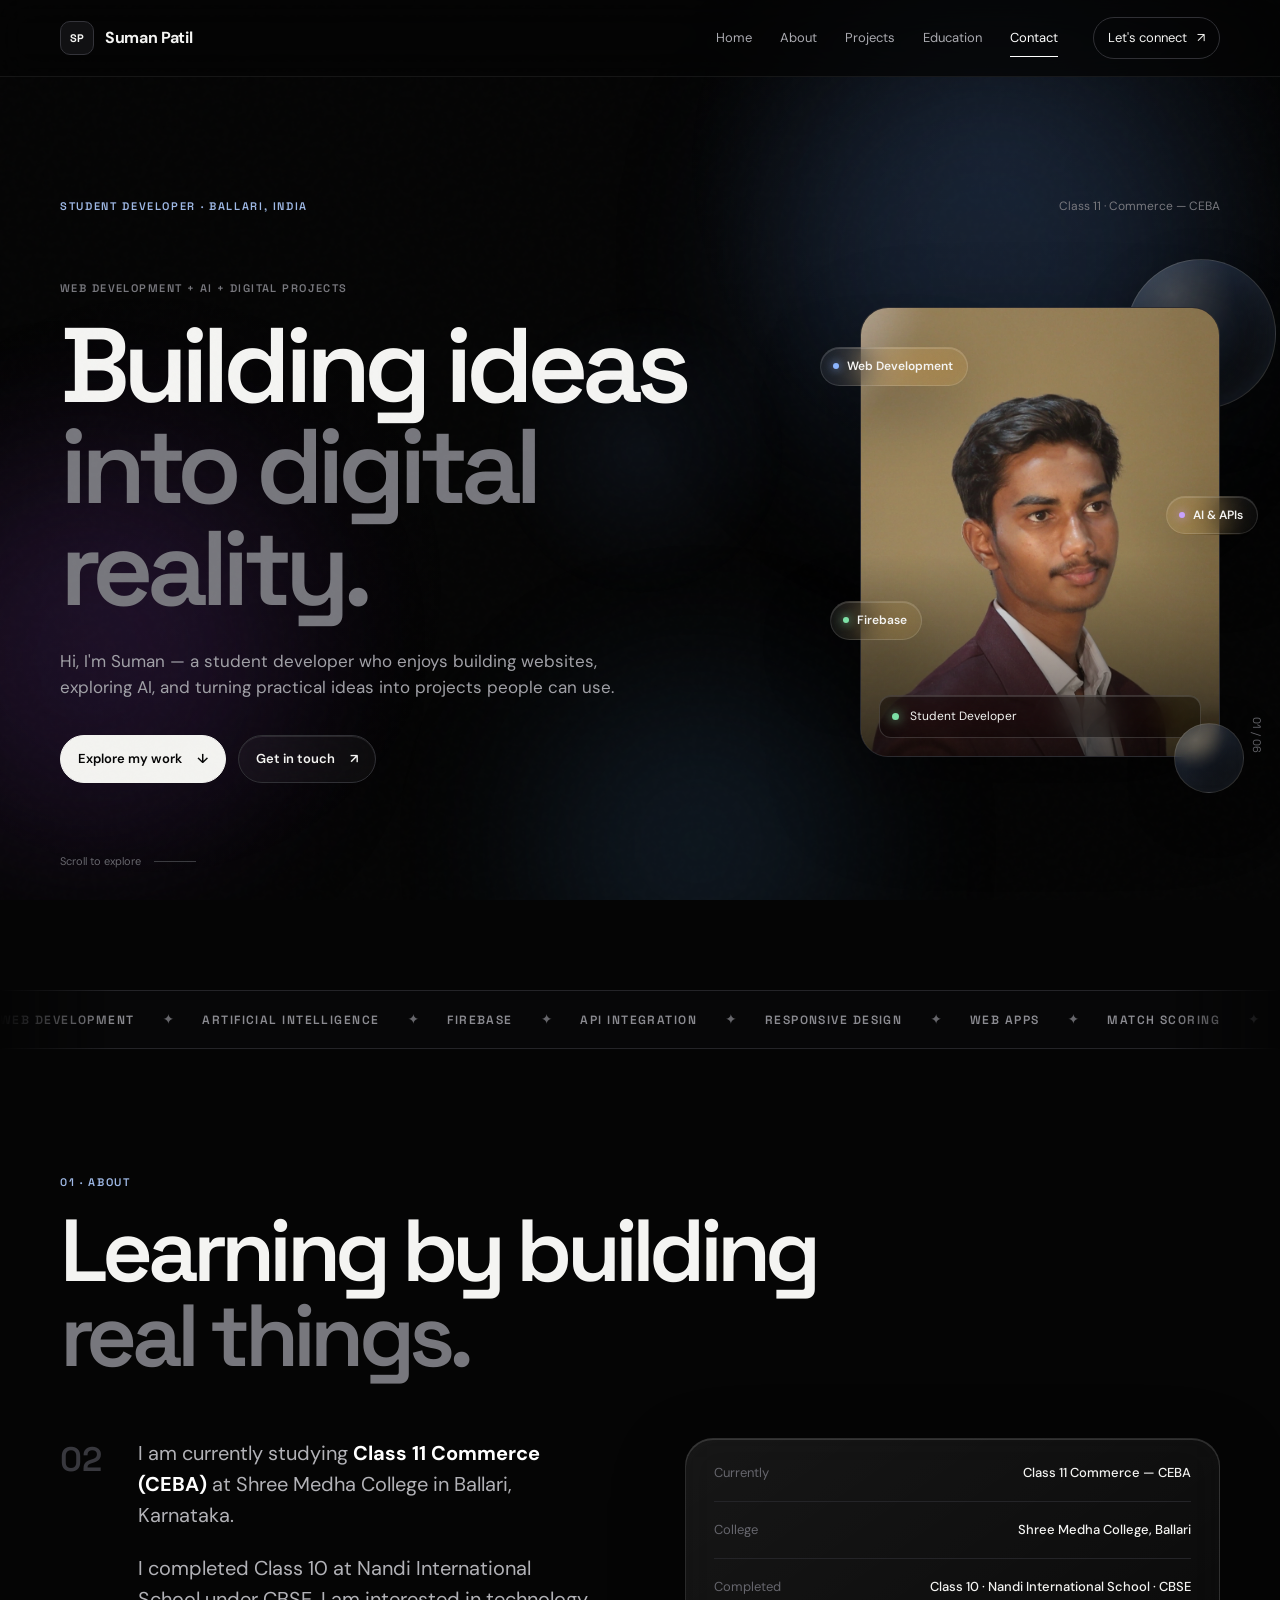
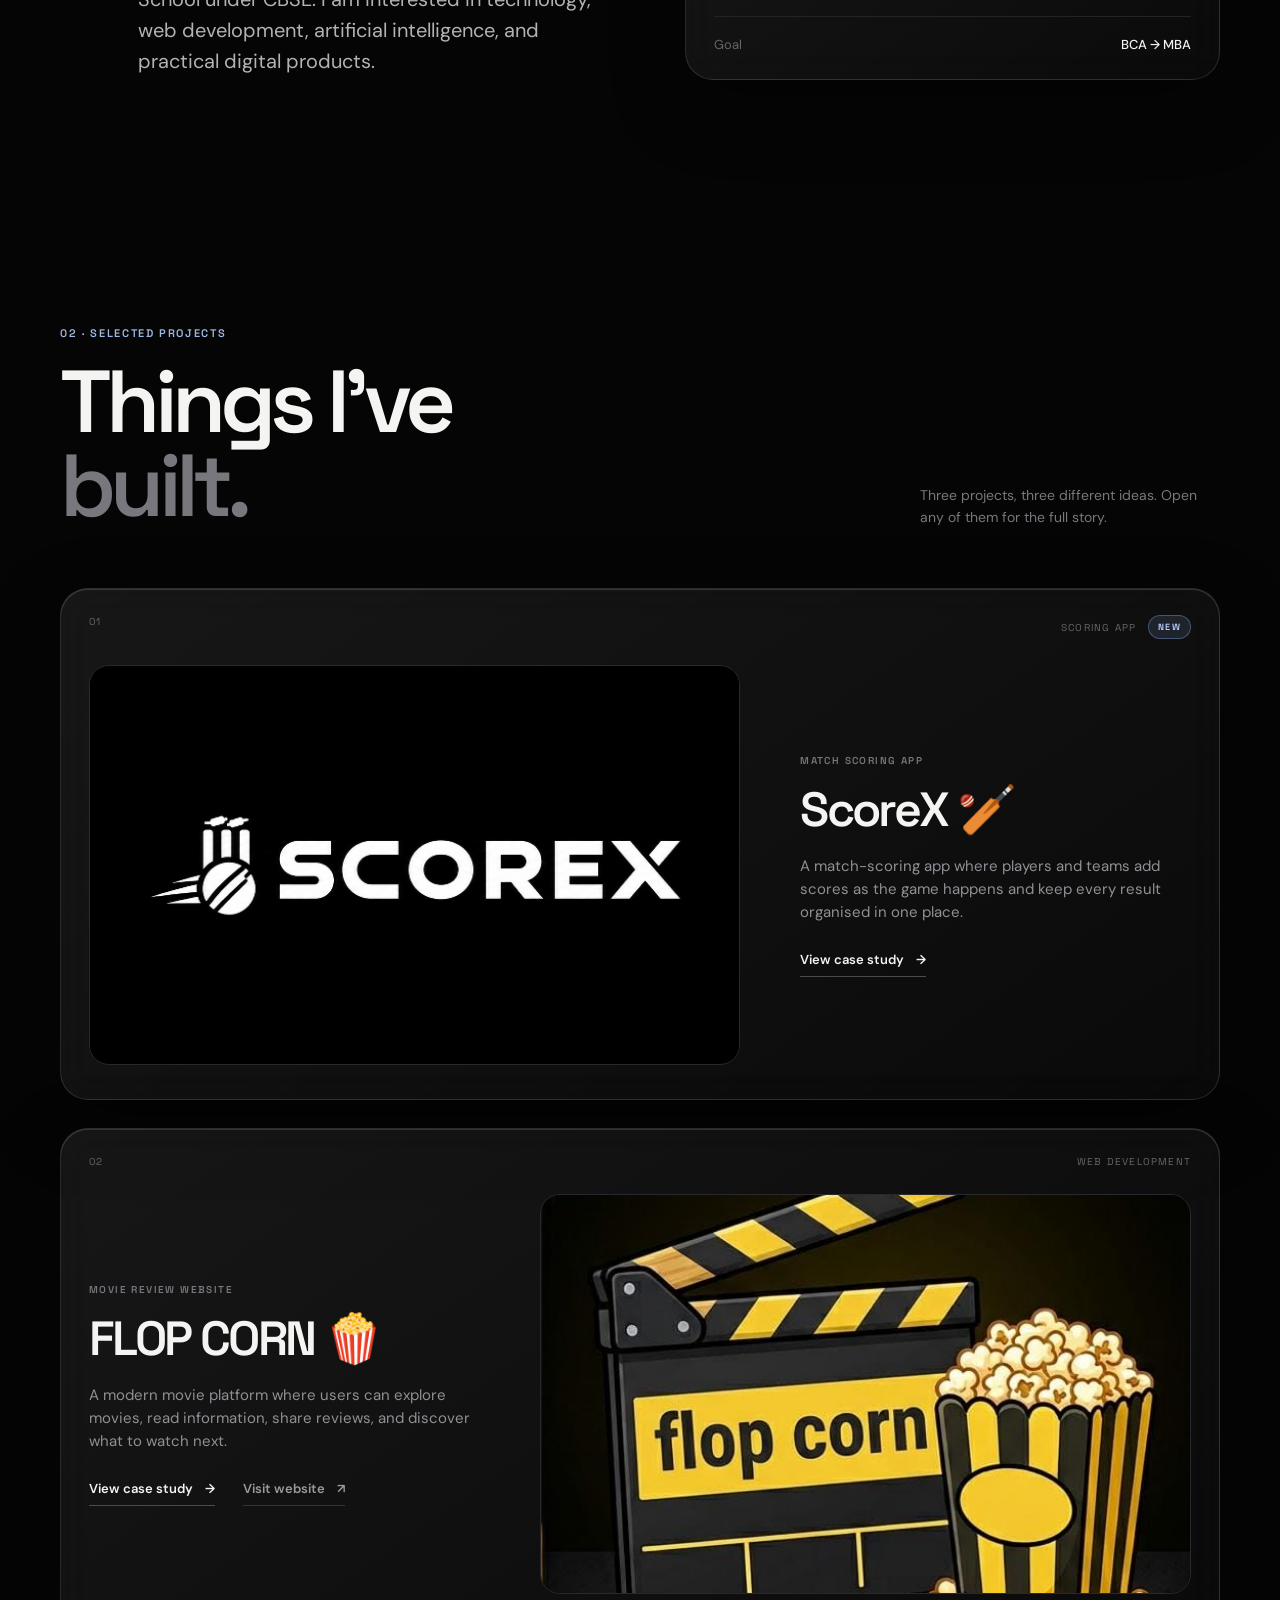
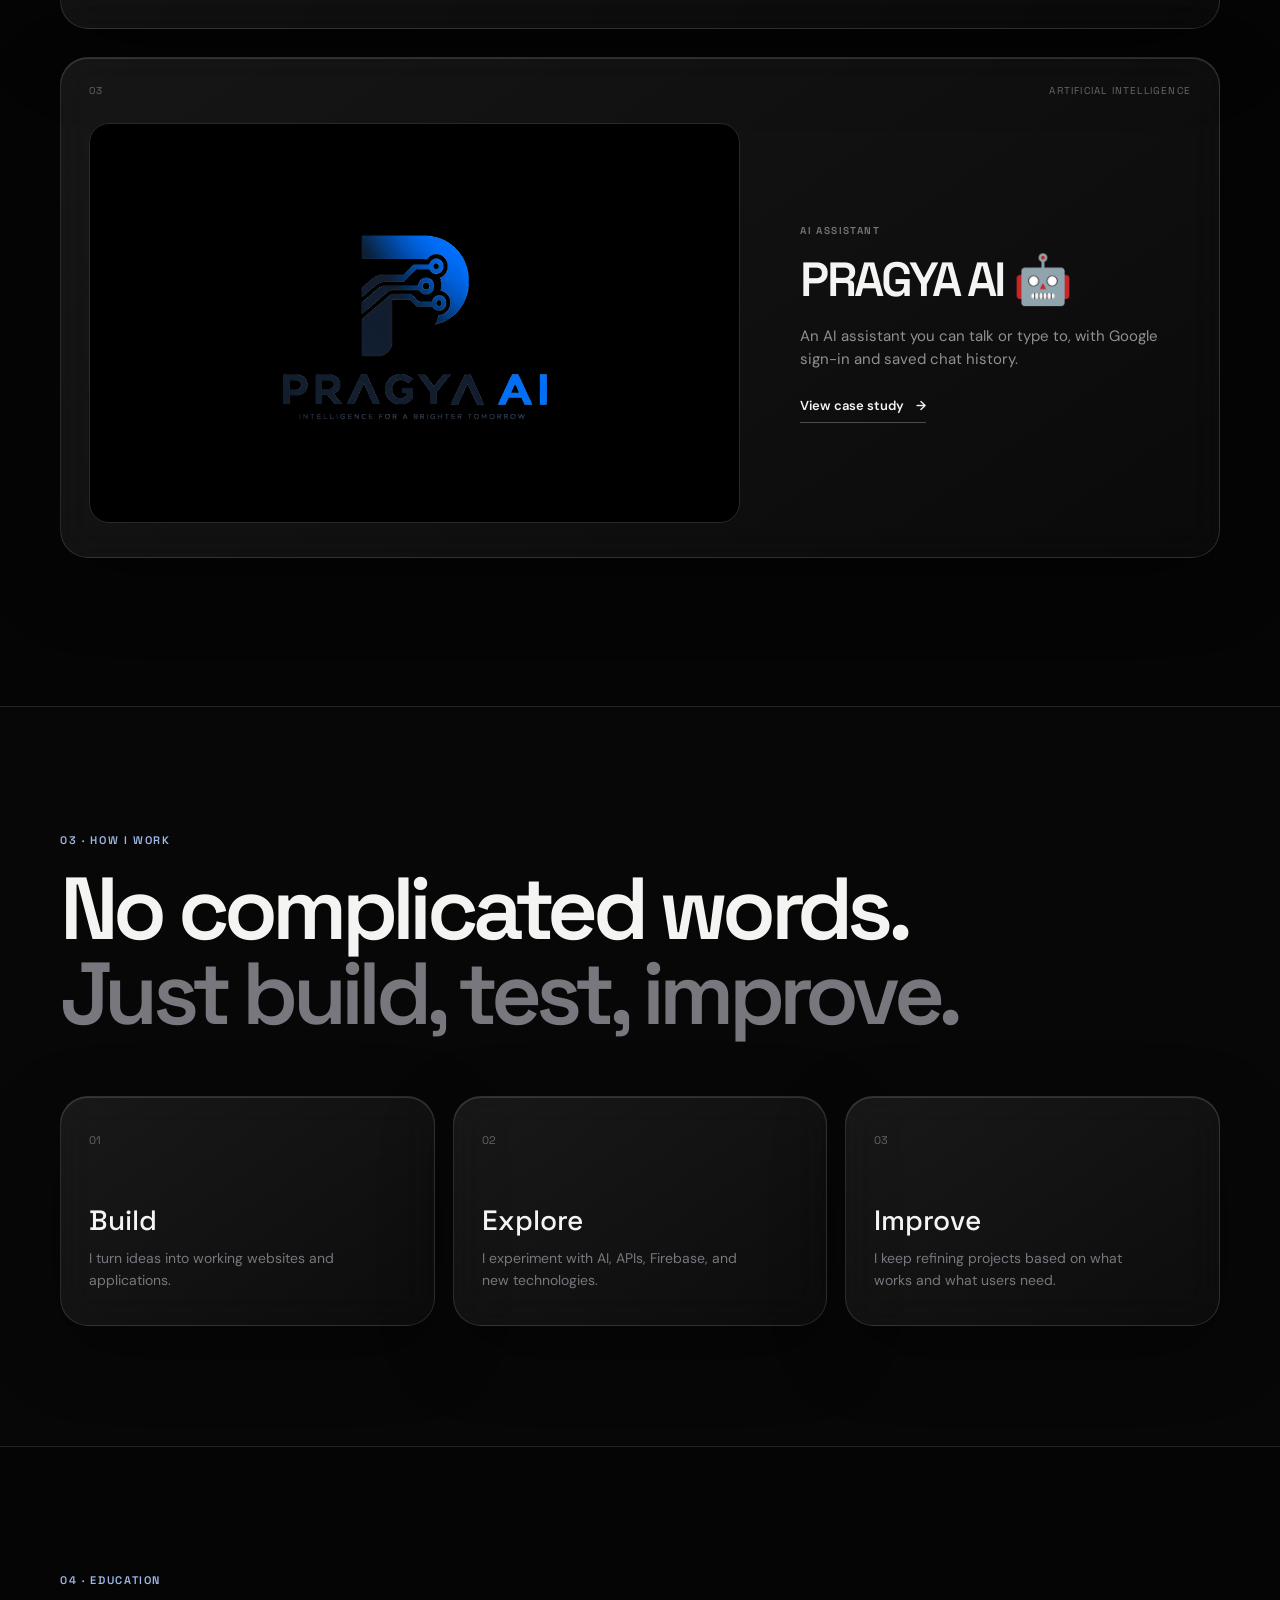
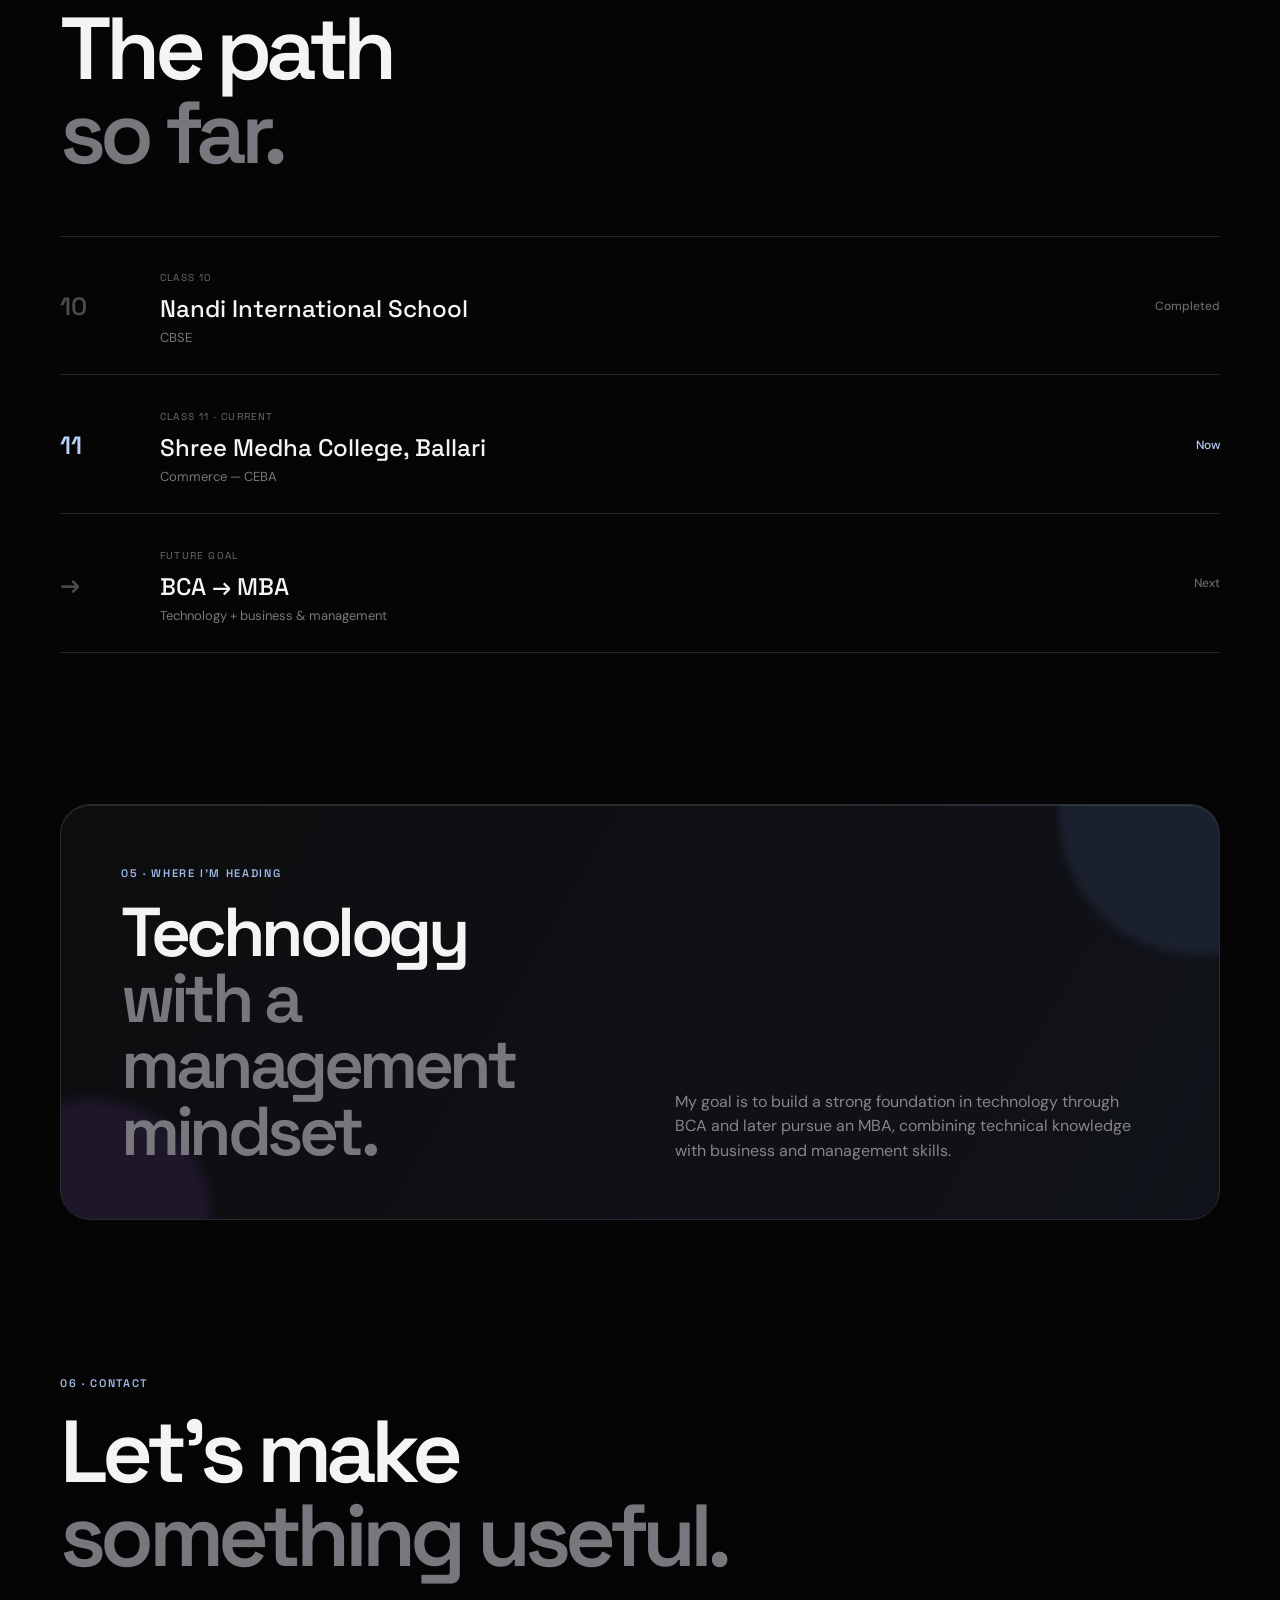
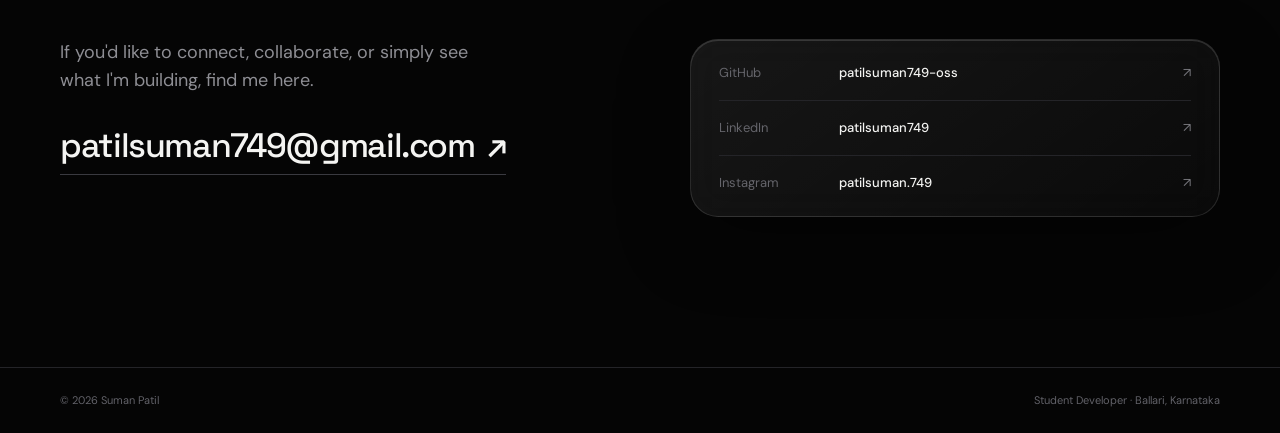
<file: index.html>
<!DOCTYPE html>
<html lang="en">
<head>
  <meta charset="UTF-8">
  <meta name="viewport" content="width=device-width, initial-scale=1.0">
  <meta name="description" content="Suman Patil — student developer building websites, exploring AI, and turning ideas into digital projects.">
  <title>Suman Patil — Student Developer</title>
  <link rel="preconnect" href="https://fonts.googleapis.com">
  <link rel="preconnect" href="https://fonts.gstatic.com" crossorigin>
  <link href="https://fonts.googleapis.com/css2?family=DM+Sans:wght@400;500;600;700&family=Space+Grotesk:wght@400;500;600;700&display=swap" rel="stylesheet">
  <link rel="stylesheet" href="style.css">
</head>
<body>
  <div class="page-wipe" aria-hidden="true"></div>
  <div class="progress"></div>
  <div class="ambient" aria-hidden="true"><i class="blob b1"></i><i class="blob b2"></i><i class="blob b3"></i></div>
  <div class="noise" aria-hidden="true"></div>
  <div class="cursor-orb" aria-hidden="true"></div>

  <header class="header">
    <nav class="nav shell">
      <a href="#home" class="logo" aria-label="Suman Patil home">
        <span class="logo-box">SP</span>
        <span>Suman Patil</span>
      </a>

      <div class="nav-links">
        <a class="active" href="#home">Home</a>
        <a href="#about">About</a>
        <a href="#projects">Projects</a>
        <a href="#education">Education</a>
        <a href="#contact">Contact</a>
      </div>

      <a class="nav-cta" href="#contact">Let's connect <span>↗</span></a>
      <button class="menu" aria-label="Toggle navigation" aria-expanded="false">☰</button>
    </nav>
  </header>

  <main id="home">
    <section class="hero shell section-pad">
      <div class="hero-top reveal">
        <span class="kicker">STUDENT DEVELOPER · BALLARI, INDIA</span>
        <span class="hero-note">Class 11 · Commerce — CEBA</span>
      </div>

      <div class="hero-grid">
        <div class="hero-copy">
          <p class="mini-line reveal">WEB DEVELOPMENT + AI + DIGITAL PROJECTS</p>
          <h1 class="hero-title words">
            Building ideas<br>
            <span>into digital reality.</span>
          </h1>
          <p class="hero-sub reveal">Hi, I'm Suman — a student developer who enjoys building websites, exploring AI, and turning practical ideas into projects people can use.</p>

          <div class="hero-actions reveal">
            <a href="#projects" class="button primary magnetic">Explore my work <span>↓</span></a>
            <a href="#contact" class="button ghost magnetic">Get in touch <span>↗</span></a>
          </div>
        </div>

        <div class="hero-portrait reveal">
          <span class="glass-orb orb-a" aria-hidden="true"></span>
          <div class="portrait-card">
            <img src="./profile.webp" alt="Suman Patil">
            <div class="portrait-label">
              <span class="status"></span>
              Student Developer
            </div>
          </div>
          <span class="glass-orb orb-b" aria-hidden="true"></span>
          <span class="chip glass c1"><i></i>Web Development</span>
          <span class="chip glass c2"><i></i>AI &amp; APIs</span>
          <span class="chip glass c3"><i></i>Firebase</span>
          <span class="portrait-index">01 / 06</span>
        </div>
      </div>

      <div class="scroll-cue reveal"><span>Scroll to explore</span><i></i></div>
    </section>

    <div class="ticker" aria-label="Areas of interest">
      <div class="ticker-track">
        <span>WEB DEVELOPMENT</span><b>✦</b>
        <span>ARTIFICIAL INTELLIGENCE</span><b>✦</b>
        <span>FIREBASE</span><b>✦</b>
        <span>API INTEGRATION</span><b>✦</b>
        <span>RESPONSIVE DESIGN</span><b>✦</b>
        <span>WEB APPS</span><b>✦</b>
        <span>MATCH SCORING</span><b>✦</b>
        <span>WEB DEVELOPMENT</span><b>✦</b>
        <span>ARTIFICIAL INTELLIGENCE</span><b>✦</b>
        <span>FIREBASE</span><b>✦</b>
        <span>API INTEGRATION</span><b>✦</b>
        <span>RESPONSIVE DESIGN</span><b>✦</b>
        <span>WEB APPS</span><b>✦</b>
        <span>MATCH SCORING</span><b>✦</b>
      </div>
    </div>

    <section id="about" class="shell section-pad about">
      <div class="section-head reveal">
        <span class="kicker">01 · ABOUT</span>
        <h2>Learning by building<br><em>real things.</em></h2>
      </div>

      <div class="about-grid">
        <div class="about-lead reveal">
          <span class="big-number">02</span>
          <p>I am currently studying <strong>Class 11 Commerce (CEBA)</strong> at Shree Medha College in Ballari, Karnataka.</p>
          <p>I completed Class 10 at Nandi International School under CBSE. I am interested in technology, web development, artificial intelligence, and practical digital products.</p>
        </div>

        <div class="about-side glass reveal">
          <div class="about-row"><span>Currently</span><strong>Class 11 Commerce — CEBA</strong></div>
          <div class="about-row"><span>College</span><strong>Shree Medha College, Ballari</strong></div>
          <div class="about-row"><span>Completed</span><strong>Class 10 · Nandi International School · CBSE</strong></div>
          <div class="about-row"><span>Goal</span><strong>BCA → MBA</strong></div>
        </div>
      </div>
    </section>

    <section id="projects" class="shell section-pad projects">
      <div class="section-head split reveal">
        <div>
          <span class="kicker">02 · SELECTED PROJECTS</span>
          <h2>Things I've<br><em>built.</em></h2>
        </div>
        <p>Three projects, three different ideas. Open any of them for the full story.</p>
      </div>

      <div class="project-list">
        <article class="project glass reveal">
          <div class="project-top">
            <span>01</span>
            <span class="project-tags">SCORING APP <b class="badge">New</b></span>
          </div>
          <div class="project-main">
            <a class="project-art scorex" data-tilt href="scorex.html" aria-label="Open the ScoreX case study">
              <img src="./scorex-logo.png" alt="ScoreX logo">
            </a>
            <div class="project-info">
              <p class="project-type">MATCH SCORING APP</p>
              <h3>ScoreX 🏏</h3>
              <p>A match-scoring app where players and teams add scores as the game happens and keep every result organised in one place.</p>
              <a class="text-link" href="scorex.html">View case study <span>→</span></a>
            </div>
          </div>
        </article>

        <article class="project glass reveal">
          <div class="project-top">
            <span>02</span>
            <span class="project-tags">WEB DEVELOPMENT</span>
          </div>
          <div class="project-main reverse">
            <a class="project-art flop" data-tilt href="flopcorn.html" aria-label="Open the FLOP CORN case study">
              <img src="./flopcorn.jpeg" alt="FLOP CORN">
            </a>
            <div class="project-info">
              <p class="project-type">MOVIE REVIEW WEBSITE</p>
              <h3>FLOP CORN 🍿</h3>
              <p>A modern movie platform where users can explore movies, read information, share reviews, and discover what to watch next.</p>
              <div class="link-row">
                <a class="text-link" href="flopcorn.html">View case study <span>→</span></a>
                <a class="text-link alt" href="https://flopcorn.in/" target="_blank" rel="noopener noreferrer">Visit website <span>↗</span></a>
              </div>
            </div>
          </div>
        </article>

        <article class="project glass reveal">
          <div class="project-top">
            <span>03</span>
            <span class="project-tags">ARTIFICIAL INTELLIGENCE</span>
          </div>
          <div class="project-main">
            <a class="project-art pragya" data-tilt href="pragya-ai.html" aria-label="Open the PRAGYA AI case study">
              <img src="./pragya.png" alt="PRAGYA AI">
            </a>
            <div class="project-info">
              <p class="project-type">AI ASSISTANT</p>
              <h3>PRAGYA AI 🤖</h3>
              <p>An AI assistant you can talk or type to, with Google sign-in and saved chat history.</p>
              <a class="text-link" href="pragya-ai.html">View case study <span>→</span></a>
            </div>
          </div>
        </article>
      </div>
    </section>

    <section class="principles">
      <div class="shell section-pad">
        <div class="section-head reveal">
          <span class="kicker">03 · HOW I WORK</span>
          <h2>No complicated words.<br><em>Just build, test, improve.</em></h2>
        </div>
        <div class="principle-grid">
          <article class="principle glass reveal"><span>01</span><h3>Build</h3><p>I turn ideas into working websites and applications.</p></article>
          <article class="principle glass reveal"><span>02</span><h3>Explore</h3><p>I experiment with AI, APIs, Firebase, and new technologies.</p></article>
          <article class="principle glass reveal"><span>03</span><h3>Improve</h3><p>I keep refining projects based on what works and what users need.</p></article>
        </div>
      </div>
    </section>

    <section id="education" class="shell section-pad education">
      <div class="section-head reveal">
        <span class="kicker">04 · EDUCATION</span>
        <h2>The path<br><em>so far.</em></h2>
      </div>
      <div class="edu-list">
        <div class="edu-item reveal"><span>10</span><div><small>CLASS 10</small><h3>Nandi International School</h3><p>CBSE</p></div><strong>Completed</strong></div>
        <div class="edu-item current reveal"><span>11</span><div><small>CLASS 11 · CURRENT</small><h3>Shree Medha College, Ballari</h3><p>Commerce — CEBA</p></div><strong>Now</strong></div>
        <div class="edu-item reveal"><span>→</span><div><small>FUTURE GOAL</small><h3>BCA → MBA</h3><p>Technology + business &amp; management</p></div><strong>Next</strong></div>
      </div>
    </section>

    <section class="goal shell reveal">
      <div>
        <span class="kicker">05 · WHERE I'M HEADING</span>
        <h2>Technology<br><em>with a management mindset.</em></h2>
      </div>
      <p>My goal is to build a strong foundation in technology through BCA and later pursue an MBA, combining technical knowledge with business and management skills.</p>
    </section>

    <section id="contact" class="shell section-pad contact">
      <div class="section-head reveal">
        <span class="kicker">06 · CONTACT</span>
        <h2>Let's make<br><em>something useful.</em></h2>
      </div>

      <div class="contact-layout">
        <div class="contact-intro reveal">
          <p>If you'd like to connect, collaborate, or simply see what I'm building, find me here.</p>
          <a class="email-link" href="mailto:patilsuman749@gmail.com">patilsuman749@gmail.com <span>↗</span></a>
        </div>
        <div class="socials glass reveal">
          <a href="https://github.com/patilsuman749-oss" target="_blank" rel="noopener"><span>GitHub</span><strong>patilsuman749-oss</strong><i>↗</i></a>
          <a href="https://www.linkedin.com/in/patilsuman749" target="_blank" rel="noopener"><span>LinkedIn</span><strong>patilsuman749</strong><i>↗</i></a>
          <a href="https://instagram.com/patilsuman.749" target="_blank" rel="noopener"><span>Instagram</span><strong>patilsuman.749</strong><i>↗</i></a>
        </div>
      </div>
    </section>
  </main>

  <footer class="footer">
    <div class="shell">
      <span>© <span id="year"></span> Suman Patil</span>
      <span>Student Developer · Ballari, Karnataka</span>
    </div>
  </footer>

  <script src="script.js"></script>
</body>
</html>
</file>
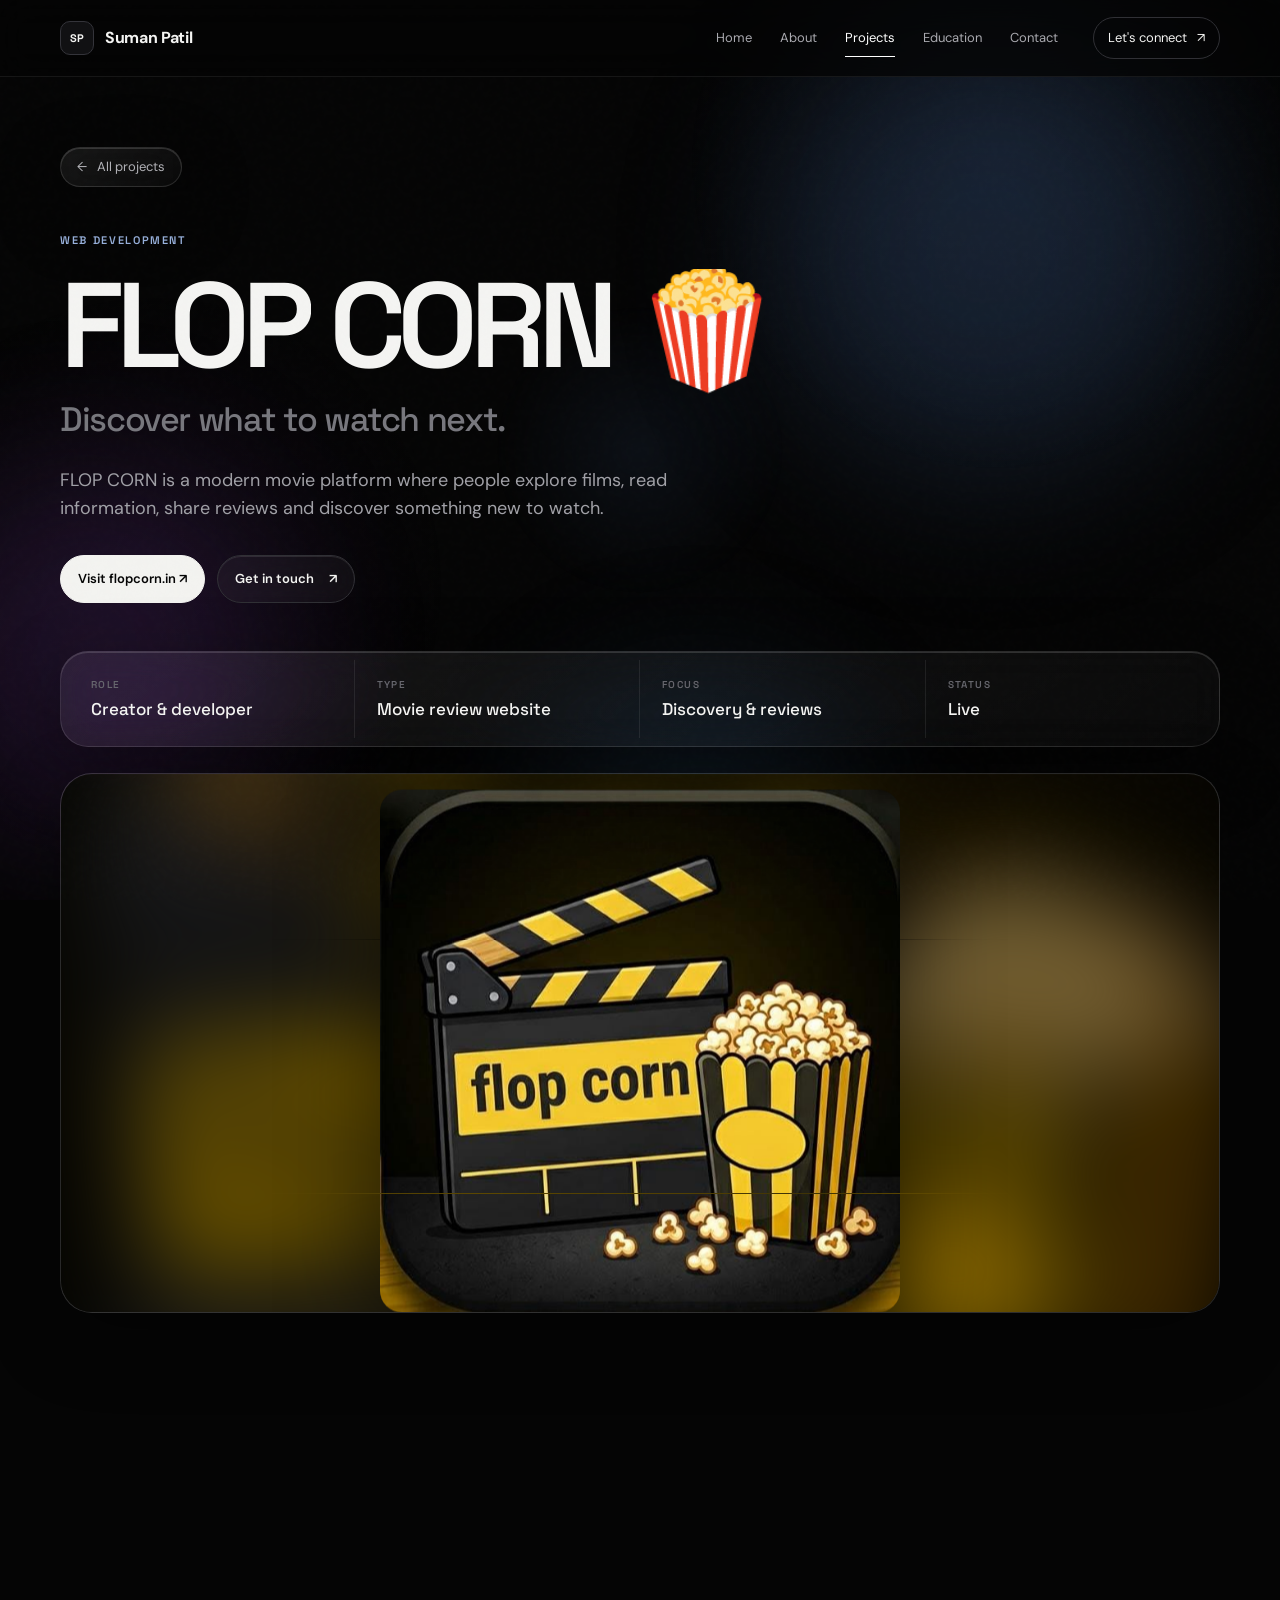
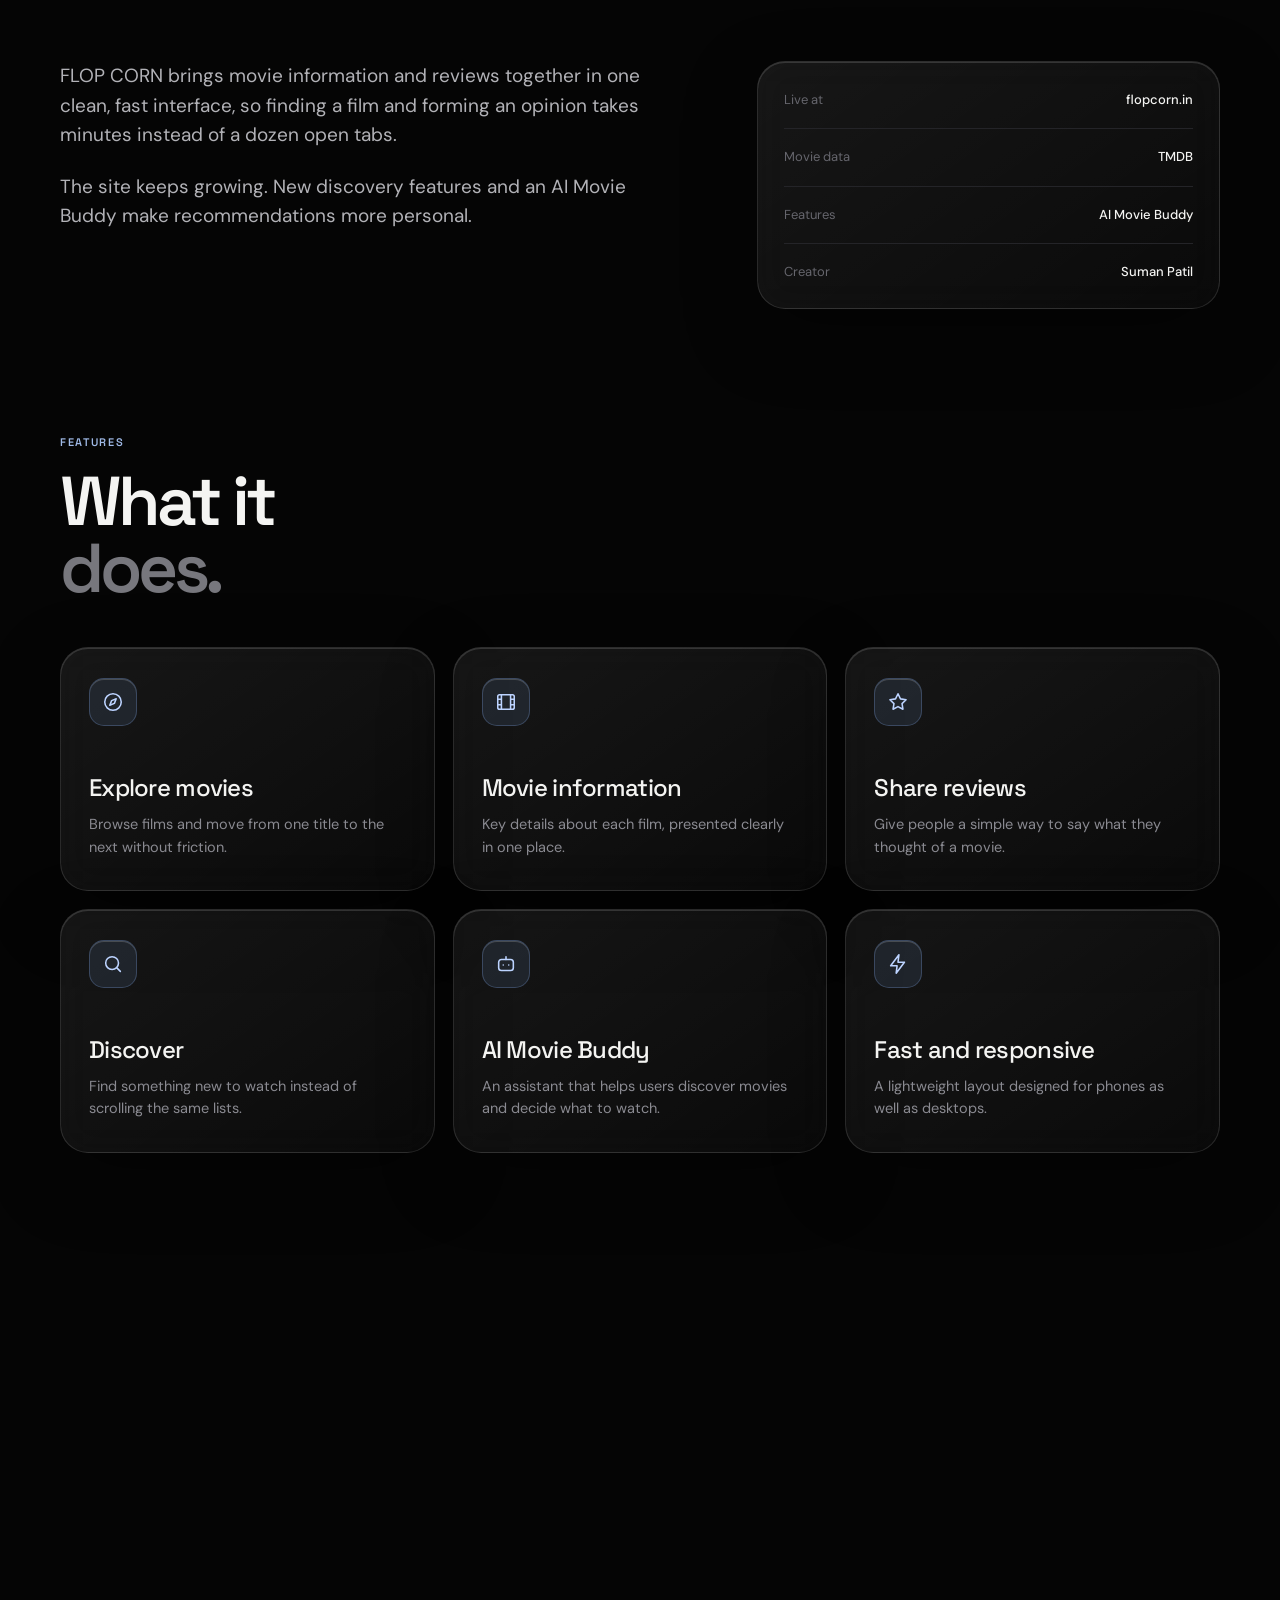
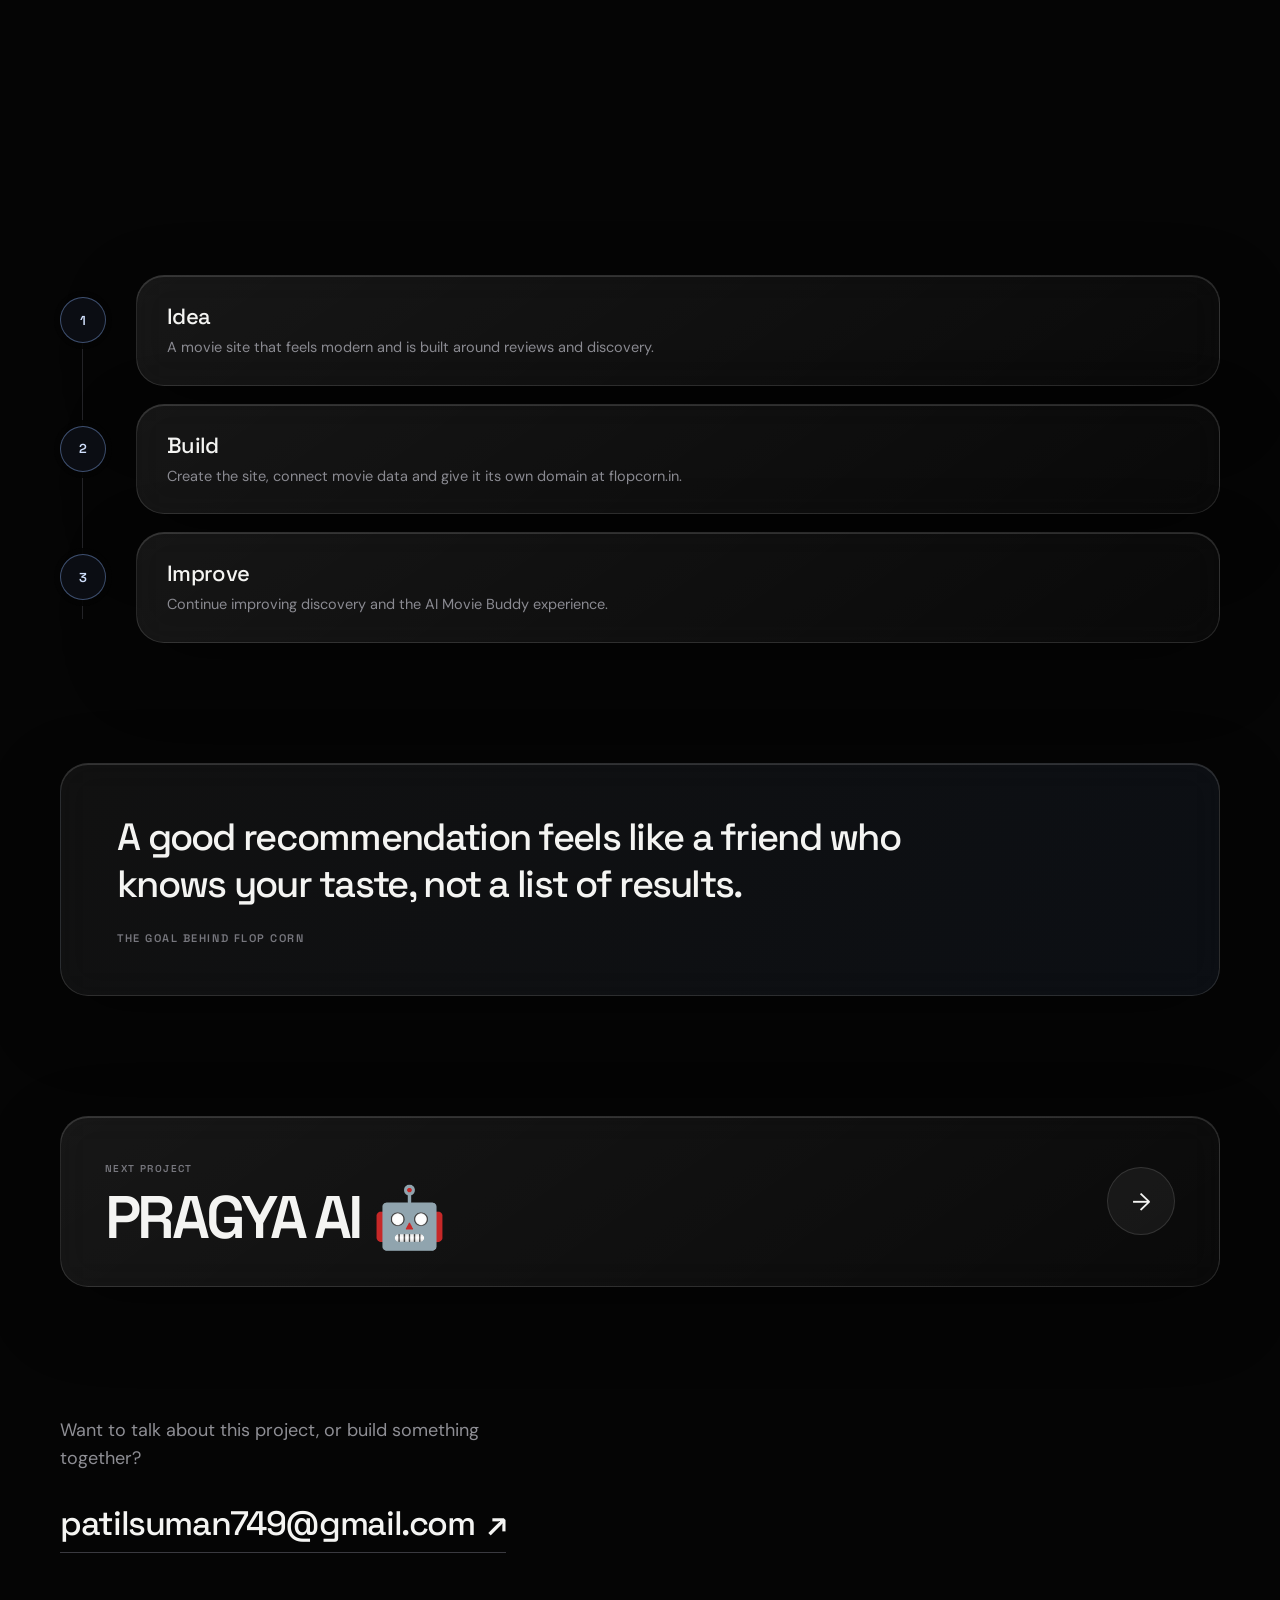
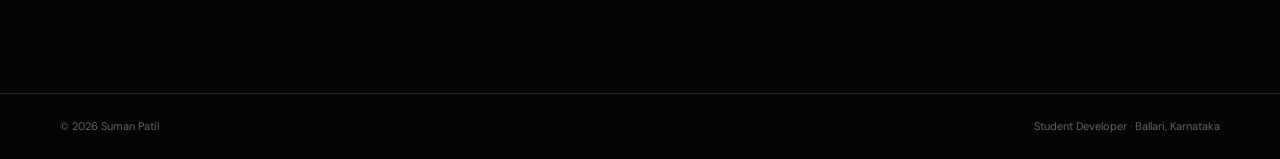
<file: flopcorn.html>
<!DOCTYPE html>
<html lang="en">
<head>
  <meta charset="UTF-8">
  <meta name="viewport" content="width=device-width, initial-scale=1.0">
  <meta name="description" content="FLOP CORN is a modern movie platform to explore movies, read information, share reviews and discover what to watch next. Built by Suman Patil.">
  <title>FLOP CORN — Movie review website | Suman Patil</title>

  <link rel="preconnect" href="https://fonts.googleapis.com">
  <link rel="preconnect" href="https://fonts.gstatic.com" crossorigin>
  <link href="https://fonts.googleapis.com/css2?family=DM+Sans:wght@400;500;600;700&family=Space+Grotesk:wght@400;500;600;700&display=swap" rel="stylesheet">
  <link rel="stylesheet" href="style.css">
</head>

<body>
  <div class="page-wipe" aria-hidden="true"></div>
  <div class="progress"></div>
  <div class="ambient" aria-hidden="true">
    <i class="blob b1"></i>
    <i class="blob b2"></i>
    <i class="blob b3"></i>
  </div>
  <div class="noise" aria-hidden="true"></div>
  <div class="cursor-orb" aria-hidden="true"></div>

  <header class="header">
    <nav class="nav shell">
      <a href="index.html" class="logo" aria-label="Suman Patil home">
        <span class="logo-box">SP</span>
        <span>Suman Patil</span>
      </a>

      <div class="nav-links">
        <a href="index.html#home">Home</a>
        <a href="index.html#about">About</a>
        <a class="active" href="index.html#projects">Projects</a>
        <a href="index.html#education">Education</a>
        <a href="index.html#contact">Contact</a>
      </div>

      <a class="nav-cta" href="index.html#contact">
        Let's connect <span>↗</span>
      </a>

      <button class="menu" aria-label="Toggle navigation" aria-expanded="false">☰</button>
    </nav>
  </header>

  <main>
    <section class="p-hero shell">
      <a class="back glass reveal" href="index.html#projects">
        <span>←</span> All projects
      </a>

      <div class="p-cat reveal">
        <span class="kicker">WEB DEVELOPMENT</span>
      </div>

      <h1 class="p-title words">FLOP CORN 🍿</h1>

      <p class="p-tagline reveal">Discover what to watch next.</p>

      <p class="p-lead reveal">
        FLOP CORN is a modern movie platform where people explore films,
        read information, share reviews and discover something new to watch.
      </p>

      <div class="p-actions reveal">
        <a class="button primary magnetic"
           href="https://flopcorn.in/"
           target="_blank"
           rel="noopener noreferrer">
          Visit flopcorn.in ↗
        </a>

        <a class="button ghost magnetic" href="index.html#contact">
          Get in touch <span>↗</span>
        </a>
      </div>

      <div class="meta-grid glass reveal">
        <div class="meta-item">
          <span>Role</span>
          <strong>Creator &amp; developer</strong>
        </div>
        <div class="meta-item">
          <span>Type</span>
          <strong>Movie review website</strong>
        </div>
        <div class="meta-item">
          <span>Focus</span>
          <strong>Discovery &amp; reviews</strong>
        </div>
        <div class="meta-item">
          <span>Status</span>
          <strong>Live</strong>
        </div>
      </div>

      <!-- FLOP CORN project image: file is in the repository root -->
      <div class="p-cover glass round reveal" data-tilt>
        <div
          class="bg"
          style="background-image: url('./flopcorn.jpeg');"
          aria-hidden="true">
        </div>

        <img
          src="./flopcorn.jpeg"
          alt="FLOP CORN movie review website"
          data-parallax
          loading="eager"
          onerror="this.style.display='none';">
      </div>
    </section>

    <section class="p-section shell">
      <div class="p-head reveal">
        <span class="kicker">OVERVIEW</span>
        <h2>A home for<br><em>movie opinions.</em></h2>
      </div>

      <div class="overview">
        <div class="overview-copy reveal">
          <p>
            FLOP CORN brings movie information and reviews together in one
            clean, fast interface, so finding a film and forming an opinion
            takes minutes instead of a dozen open tabs.
          </p>

          <p>
            The site keeps growing. New discovery features and an AI Movie
            Buddy make recommendations more personal.
          </p>
        </div>

        <div class="glance glass reveal">
          <div class="about-row">
            <span>Live at</span>
            <strong>flopcorn.in</strong>
          </div>
          <div class="about-row">
            <span>Movie data</span>
            <strong>TMDB</strong>
          </div>
          <div class="about-row">
            <span>Features</span>
            <strong>AI Movie Buddy</strong>
          </div>
          <div class="about-row">
            <span>Creator</span>
            <strong>Suman Patil</strong>
          </div>
        </div>
      </div>
    </section>

    <section class="p-section shell">
      <div class="p-head reveal">
        <span class="kicker">FEATURES</span>
        <h2>What it<br><em>does.</em></h2>
      </div>

      <div class="feature-grid">
        <article class="feature glass reveal">
          <span class="f-icon">
            <svg viewBox="0 0 24 24" aria-hidden="true">
              <circle cx="12" cy="12" r="9"/>
              <path d="m15.5 8.5-2 5-5 2 2-5z"/>
            </svg>
          </span>
          <h3>Explore movies</h3>
          <p>Browse films and move from one title to the next without friction.</p>
        </article>

        <article class="feature glass reveal">
          <span class="f-icon">
            <svg viewBox="0 0 24 24" aria-hidden="true">
              <rect x="3" y="4" width="18" height="16" rx="2"/>
              <path d="M7 4v16M17 4v16M3 9h4M17 9h4M3 15h4M17 15h4"/>
            </svg>
          </span>
          <h3>Movie information</h3>
          <p>Key details about each film, presented clearly in one place.</p>
        </article>

        <article class="feature glass reveal">
          <span class="f-icon">
            <svg viewBox="0 0 24 24" aria-hidden="true">
              <path d="m12 3 2.7 5.6 6.1.9-4.4 4.3 1 6.1L12 17l-5.4 2.9 1-6.1L3.2 9.5l6.1-.9z"/>
            </svg>
          </span>
          <h3>Share reviews</h3>
          <p>Give people a simple way to say what they thought of a movie.</p>
        </article>

        <article class="feature glass reveal">
          <span class="f-icon">
            <svg viewBox="0 0 24 24" aria-hidden="true">
              <circle cx="11" cy="11" r="7"/>
              <path d="m20 20-3.5-3.5"/>
            </svg>
          </span>
          <h3>Discover</h3>
          <p>Find something new to watch instead of scrolling the same lists.</p>
        </article>

        <article class="feature glass reveal">
          <span class="f-icon">
            <svg viewBox="0 0 24 24" aria-hidden="true">
              <rect x="4" y="7" width="16" height="12" rx="3"/>
              <path d="M12 7V4M9 13h.01M15 13h.01"/>
            </svg>
          </span>
          <h3>AI Movie Buddy</h3>
          <p>An assistant that helps users discover movies and decide what to watch.</p>
        </article>

        <article class="feature glass reveal">
          <span class="f-icon">
            <svg viewBox="0 0 24 24" aria-hidden="true">
              <path d="M13 2 4 14h7l-1 8 9-12h-7z"/>
            </svg>
          </span>
          <h3>Fast and responsive</h3>
          <p>A lightweight layout designed for phones as well as desktops.</p>
        </article>
      </div>
    </section>

    <section class="p-section shell">
      <div class="p-head reveal">
        <span class="kicker">TECHNOLOGY</span>
        <h2>What it's<br><em>built with.</em></h2>
      </div>

      <div class="chips">
        <span class="tech glass reveal"><i></i>TMDB API</span>
        <span class="tech glass reveal"><i></i>Gemini AI</span>
        <span class="tech glass reveal"><i></i>Responsive design</span>
        <span class="tech glass reveal"><i></i>Custom domain</span>
      </div>
    </section>

    <section class="p-section shell">
      <div class="p-head reveal">
        <span class="kicker">PROCESS</span>
        <h2>How it came<br><em>together.</em></h2>
      </div>

      <div class="timeline">
        <i class="line"></i>

        <div class="t-item reveal">
          <span class="t-dot">1</span>
          <article class="t-card glass">
            <h3>Idea</h3>
            <p>A movie site that feels modern and is built around reviews and discovery.</p>
          </article>
        </div>

        <div class="t-item reveal">
          <span class="t-dot">2</span>
          <article class="t-card glass">
            <h3>Build</h3>
            <p>Create the site, connect movie data and give it its own domain at flopcorn.in.</p>
          </article>
        </div>

        <div class="t-item reveal">
          <span class="t-dot">3</span>
          <article class="t-card glass">
            <h3>Improve</h3>
            <p>Continue improving discovery and the AI Movie Buddy experience.</p>
          </article>
        </div>
      </div>
    </section>

    <section class="p-section shell">
      <div class="quote glass reveal">
        <p>
          A good recommendation feels like a friend who knows your taste,
          not a list of results.
        </p>
        <small>The goal behind FLOP CORN</small>
      </div>
    </section>

    <section class="p-section shell">
      <a class="next glass reveal" href="pragya-ai.html">
        <div>
          <small>Next project</small>
          <h3>PRAGYA AI 🤖</h3>
        </div>
        <span class="arrow" aria-hidden="true">→</span>
      </a>
    </section>

    <section class="shell p-cta reveal">
      <p>Want to talk about this project, or build something together?</p>
      <a class="email-link" href="mailto:patilsuman749@gmail.com">
        patilsuman749@gmail.com <span>↗</span>
      </a>
    </section>
  </main>

  <footer class="footer">
    <div class="shell">
      <span>© <span id="year"></span> Suman Patil</span>
      <span>Student Developer · Ballari, Karnataka</span>
    </div>
  </footer>

  <script src="script.js"></script>
</body>
</html>
</file>
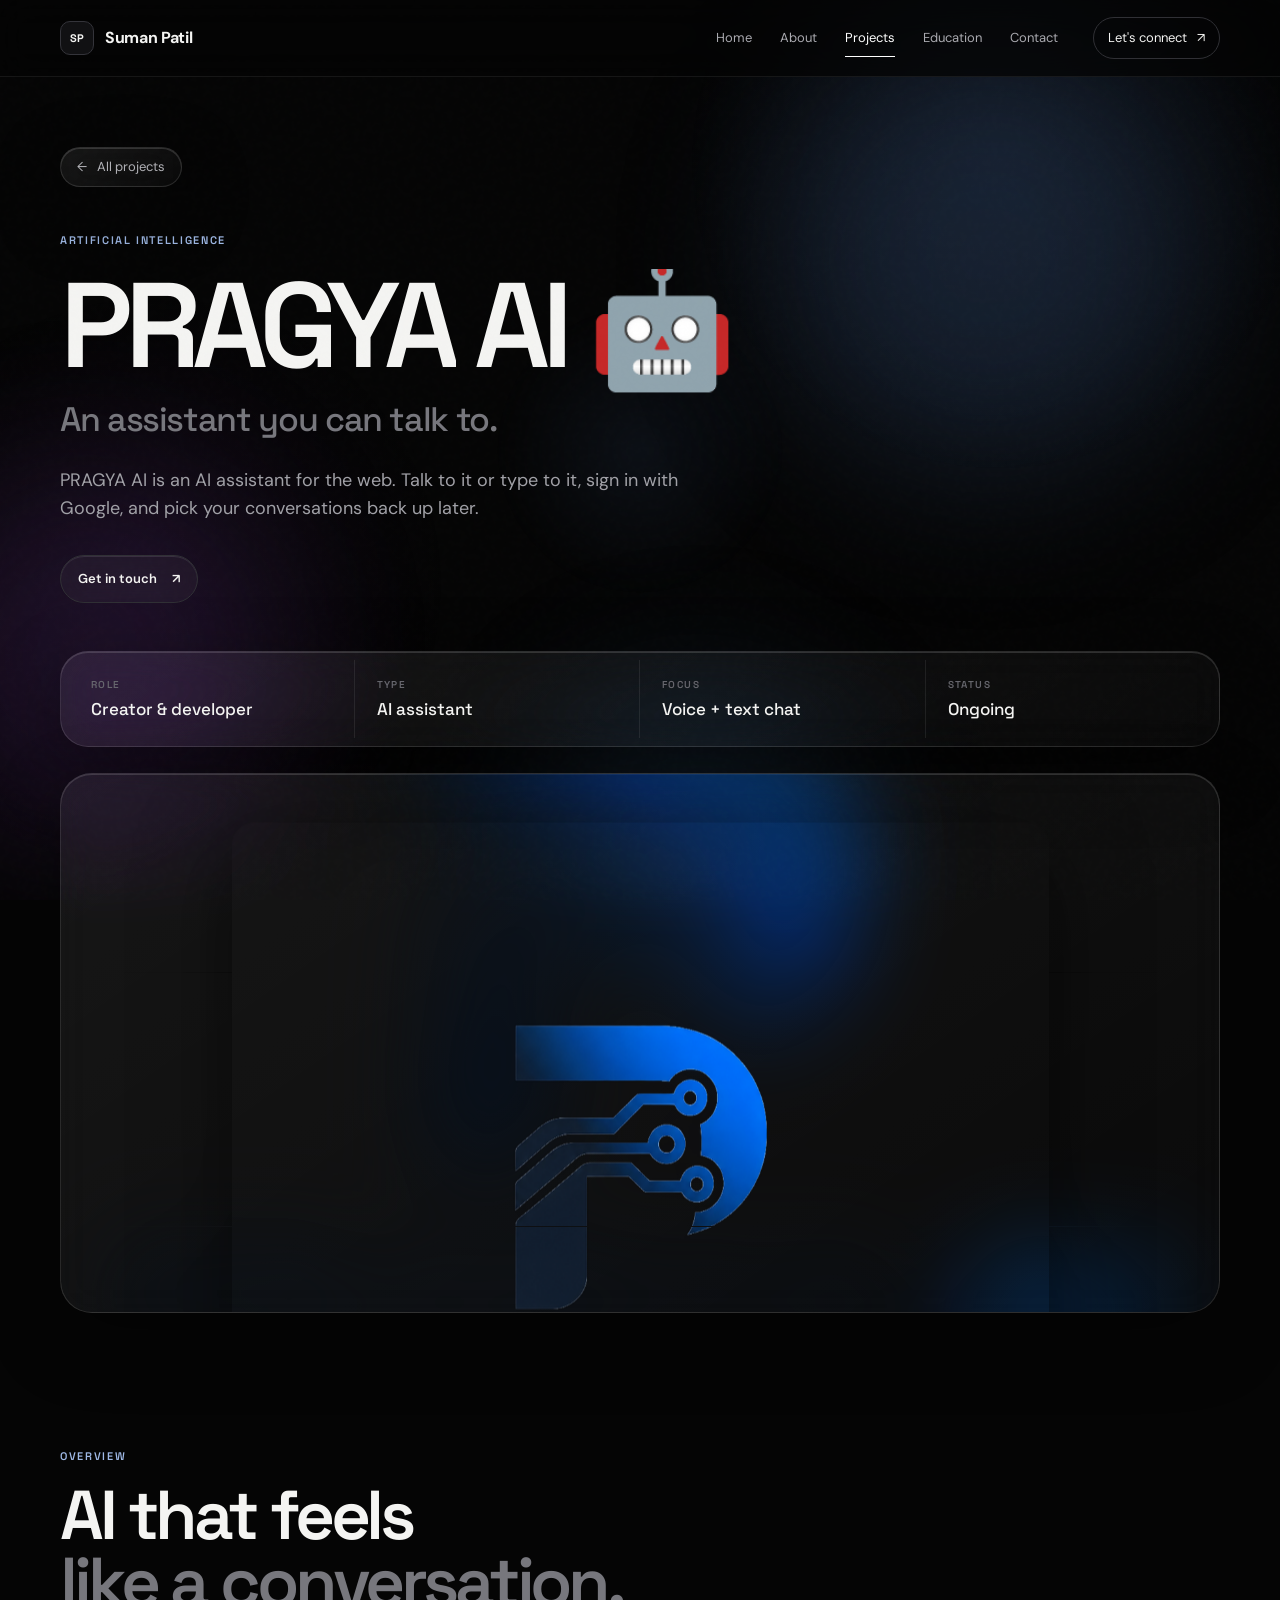
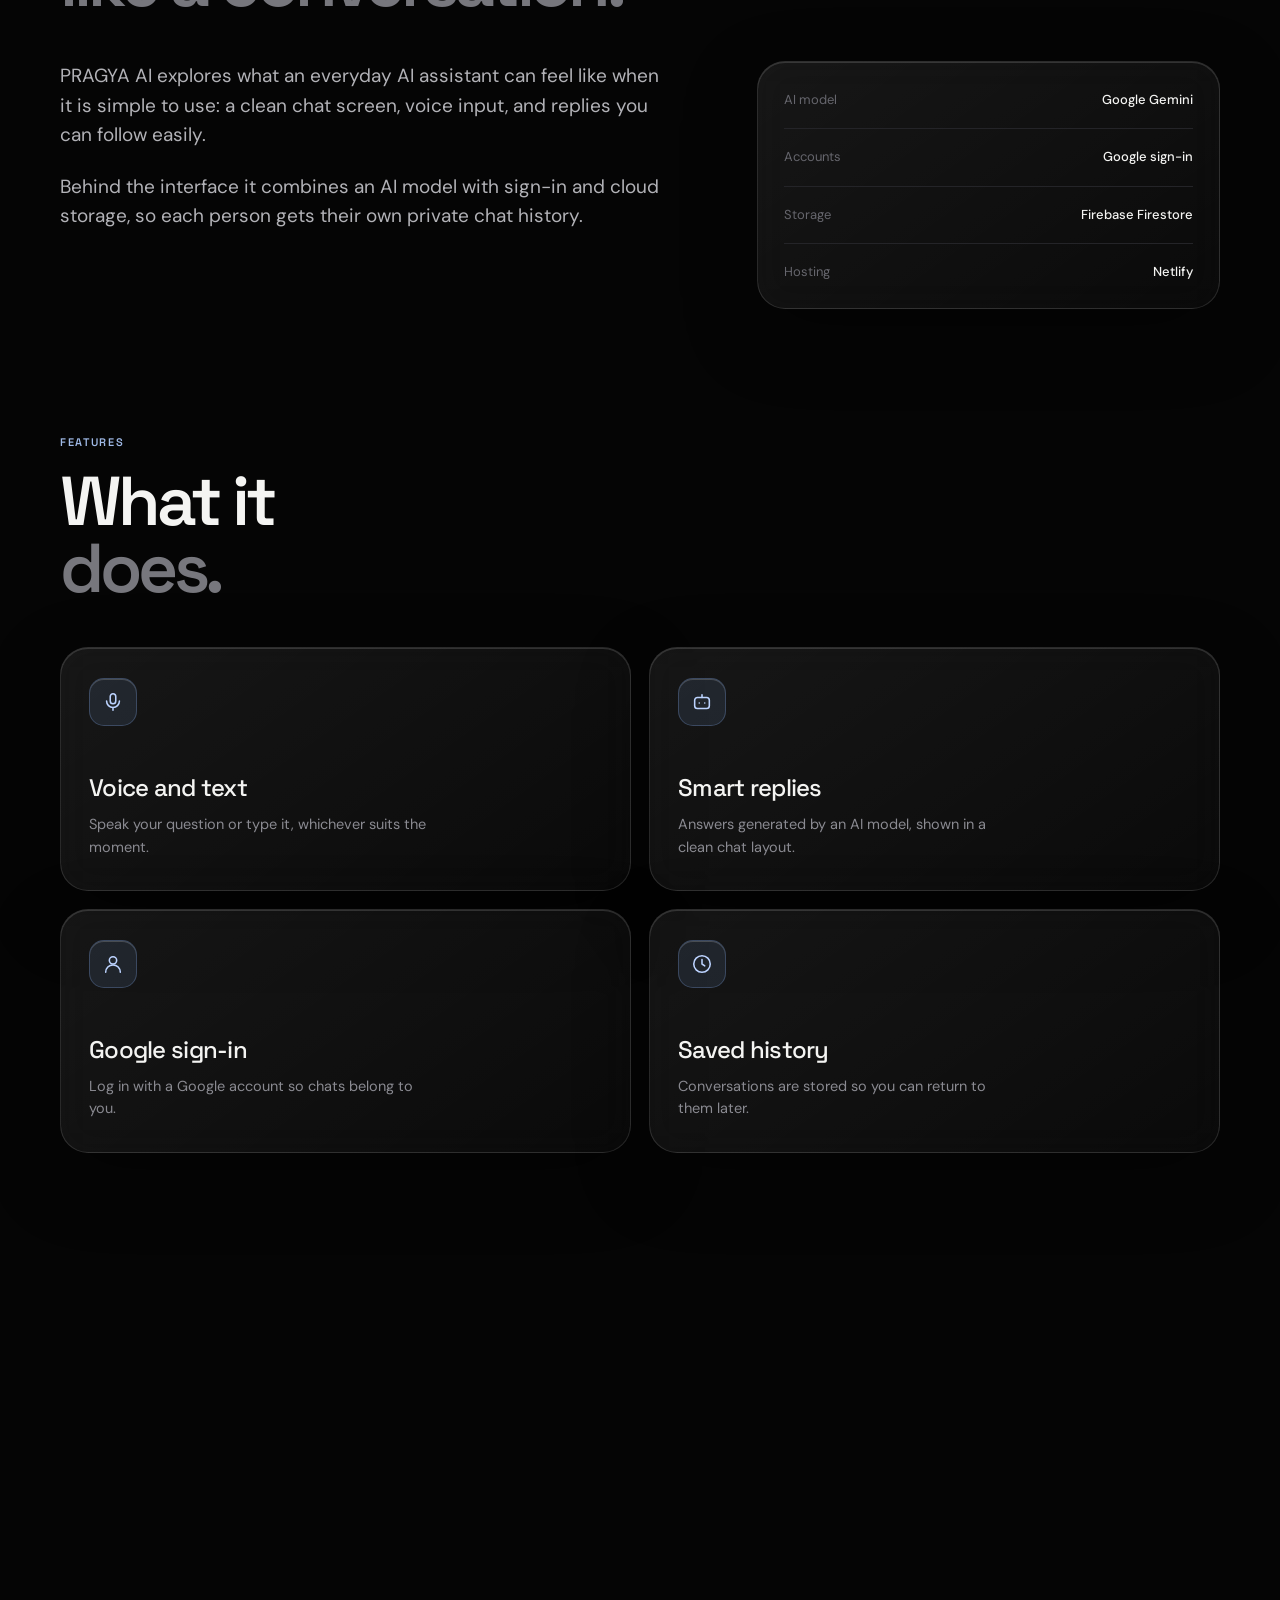
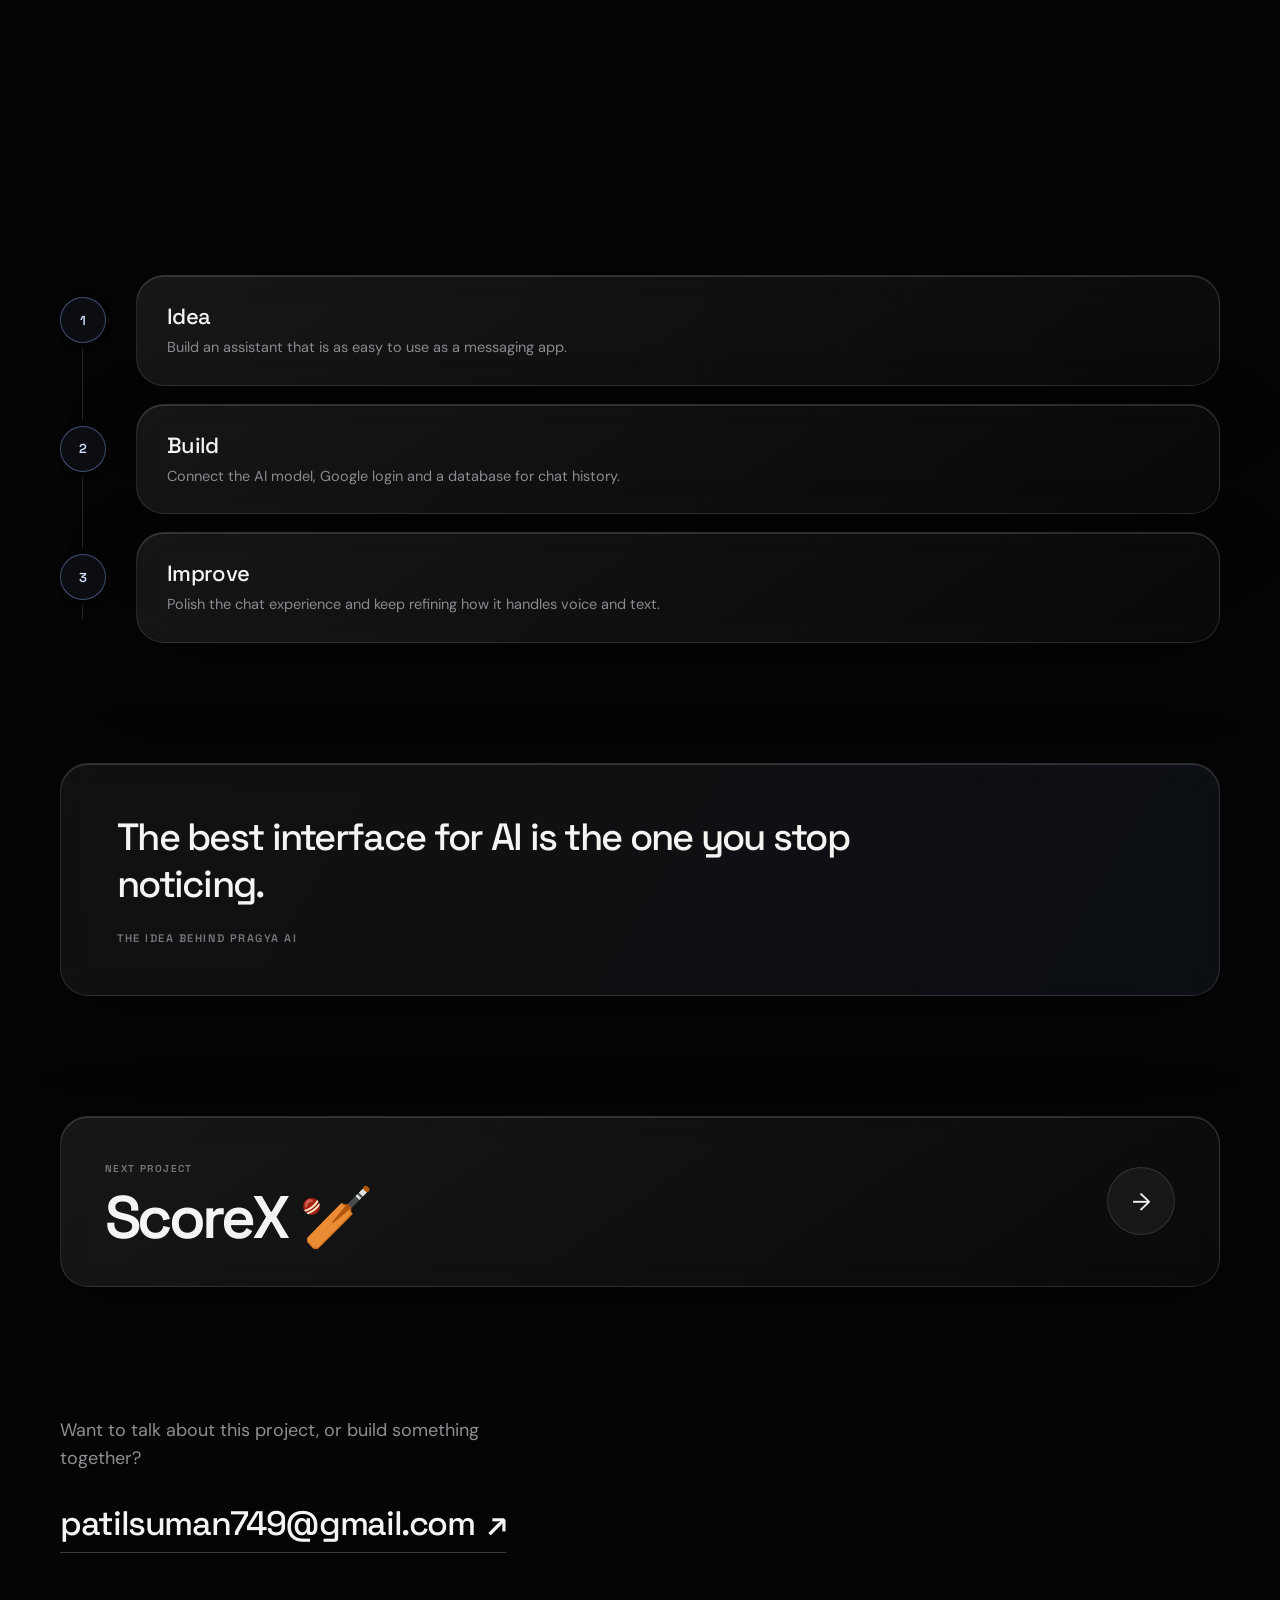
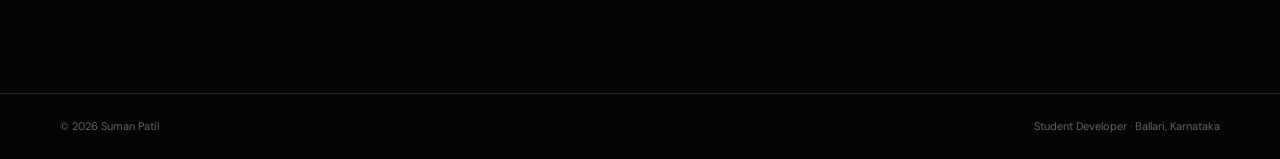
<file: pragya-ai.html>
<!DOCTYPE html>
<html lang="en">
<head>
  <meta charset="UTF-8">
  <meta name="viewport" content="width=device-width, initial-scale=1.0">
  <meta name="description" content="PRAGYA AI is a voice and text AI assistant for the web with Google sign-in and saved chat history. Built by Suman Patil.">
  <title>PRAGYA AI — AI assistant | Suman Patil</title>

  <link rel="preconnect" href="https://fonts.googleapis.com">
  <link rel="preconnect" href="https://fonts.gstatic.com" crossorigin>
  <link href="https://fonts.googleapis.com/css2?family=DM+Sans:wght@400;500;600;700&family=Space+Grotesk:wght@400;500;600;700&display=swap" rel="stylesheet">
  <link rel="stylesheet" href="style.css">
</head>

<body>
  <div class="page-wipe" aria-hidden="true"></div>
  <div class="progress"></div>
  <div class="ambient" aria-hidden="true">
    <i class="blob b1"></i>
    <i class="blob b2"></i>
    <i class="blob b3"></i>
  </div>
  <div class="noise" aria-hidden="true"></div>
  <div class="cursor-orb" aria-hidden="true"></div>

  <header class="header">
    <nav class="nav shell">
      <a href="index.html" class="logo" aria-label="Suman Patil home">
        <span class="logo-box">SP</span>
        <span>Suman Patil</span>
      </a>

      <div class="nav-links">
        <a href="index.html#home">Home</a>
        <a href="index.html#about">About</a>
        <a class="active" href="index.html#projects">Projects</a>
        <a href="index.html#education">Education</a>
        <a href="index.html#contact">Contact</a>
      </div>

      <a class="nav-cta" href="index.html#contact">
        Let's connect <span>↗</span>
      </a>

      <button class="menu" aria-label="Toggle navigation" aria-expanded="false">☰</button>
    </nav>
  </header>

  <main>
    <section class="p-hero shell">
      <a class="back glass reveal" href="index.html#projects">
        <span>←</span> All projects
      </a>

      <div class="p-cat reveal">
        <span class="kicker">ARTIFICIAL INTELLIGENCE</span>
      </div>

      <h1 class="p-title words">PRAGYA AI 🤖</h1>

      <p class="p-tagline reveal">An assistant you can talk to.</p>

      <p class="p-lead reveal">
        PRAGYA AI is an AI assistant for the web. Talk to it or type to it,
        sign in with Google, and pick your conversations back up later.
      </p>

      <div class="p-actions reveal">
        <a class="button ghost magnetic" href="index.html#contact">
          Get in touch <span>↗</span>
        </a>
      </div>

      <div class="meta-grid glass reveal">
        <div class="meta-item">
          <span>Role</span>
          <strong>Creator &amp; developer</strong>
        </div>
        <div class="meta-item">
          <span>Type</span>
          <strong>AI assistant</strong>
        </div>
        <div class="meta-item">
          <span>Focus</span>
          <strong>Voice + text chat</strong>
        </div>
        <div class="meta-item">
          <span>Status</span>
          <strong>Ongoing</strong>
        </div>
      </div>

      <!-- PRAGYA AI image: stored in the repository root -->
      <div class="p-cover glass round reveal" data-tilt>
        <div
          class="bg"
          style="background-image: url('./pragya.png');"
          aria-hidden="true">
        </div>

        <img
          src="./pragya.png"
          alt="PRAGYA AI logo"
          data-parallax>
      </div>
    </section>

    <section class="p-section shell">
      <div class="p-head reveal">
        <span class="kicker">OVERVIEW</span>
        <h2>AI that feels<br><em>like a conversation.</em></h2>
      </div>

      <div class="overview">
        <div class="overview-copy reveal">
          <p>
            PRAGYA AI explores what an everyday AI assistant can feel like
            when it is simple to use: a clean chat screen, voice input,
            and replies you can follow easily.
          </p>
          <p>
            Behind the interface it combines an AI model with sign-in
            and cloud storage, so each person gets their own private chat history.
          </p>
        </div>

        <div class="glance glass reveal">
          <div class="about-row">
            <span>AI model</span>
            <strong>Google Gemini</strong>
          </div>
          <div class="about-row">
            <span>Accounts</span>
            <strong>Google sign-in</strong>
          </div>
          <div class="about-row">
            <span>Storage</span>
            <strong>Firebase Firestore</strong>
          </div>
          <div class="about-row">
            <span>Hosting</span>
            <strong>Netlify</strong>
          </div>
        </div>
      </div>
    </section>

    <section class="p-section shell">
      <div class="p-head reveal">
        <span class="kicker">FEATURES</span>
        <h2>What it<br><em>does.</em></h2>
      </div>

      <div class="feature-grid four">
        <article class="feature glass reveal">
          <span class="f-icon">
            <svg viewBox="0 0 24 24" aria-hidden="true">
              <rect x="9" y="3" width="6" height="11" rx="3"/>
              <path d="M5 11a7 7 0 0 0 14 0M12 18v3"/>
            </svg>
          </span>
          <h3>Voice and text</h3>
          <p>Speak your question or type it, whichever suits the moment.</p>
        </article>

        <article class="feature glass reveal">
          <span class="f-icon">
            <svg viewBox="0 0 24 24" aria-hidden="true">
              <rect x="4" y="7" width="16" height="12" rx="3"/>
              <path d="M12 7V4M9 13h.01M15 13h.01"/>
            </svg>
          </span>
          <h3>Smart replies</h3>
          <p>Answers generated by an AI model, shown in a clean chat layout.</p>
        </article>

        <article class="feature glass reveal">
          <span class="f-icon">
            <svg viewBox="0 0 24 24" aria-hidden="true">
              <circle cx="12" cy="8" r="4"/>
              <path d="M4 21a8 8 0 0 1 16 0"/>
            </svg>
          </span>
          <h3>Google sign-in</h3>
          <p>Log in with a Google account so chats belong to you.</p>
        </article>

        <article class="feature glass reveal">
          <span class="f-icon">
            <svg viewBox="0 0 24 24" aria-hidden="true">
              <circle cx="12" cy="12" r="9"/>
              <path d="M12 7v5l3 2"/>
            </svg>
          </span>
          <h3>Saved history</h3>
          <p>Conversations are stored so you can return to them later.</p>
        </article>
      </div>
    </section>

    <section class="p-section shell">
      <div class="p-head reveal">
        <span class="kicker">TECHNOLOGY</span>
        <h2>What it's<br><em>built with.</em></h2>
      </div>

      <div class="chips">
        <span class="tech glass reveal"><i></i>Gemini API</span>
        <span class="tech glass reveal"><i></i>Firebase Auth</span>
        <span class="tech glass reveal"><i></i>Cloud Firestore</span>
        <span class="tech glass reveal"><i></i>Netlify</span>
        <span class="tech glass reveal"><i></i>JavaScript</span>
      </div>
    </section>

    <section class="p-section shell">
      <div class="p-head reveal">
        <span class="kicker">PROCESS</span>
        <h2>How it came<br><em>together.</em></h2>
      </div>

      <div class="timeline">
        <i class="line"></i>

        <div class="t-item reveal">
          <span class="t-dot">1</span>
          <article class="t-card glass">
            <h3>Idea</h3>
            <p>Build an assistant that is as easy to use as a messaging app.</p>
          </article>
        </div>

        <div class="t-item reveal">
          <span class="t-dot">2</span>
          <article class="t-card glass">
            <h3>Build</h3>
            <p>Connect the AI model, Google login and a database for chat history.</p>
          </article>
        </div>

        <div class="t-item reveal">
          <span class="t-dot">3</span>
          <article class="t-card glass">
            <h3>Improve</h3>
            <p>Polish the chat experience and keep refining how it handles voice and text.</p>
          </article>
        </div>
      </div>
    </section>

    <section class="p-section shell">
      <div class="quote glass reveal">
        <p>The best interface for AI is the one you stop noticing.</p>
        <small>The idea behind PRAGYA AI</small>
      </div>
    </section>

    <section class="p-section shell">
      <a class="next glass reveal" href="scorex.html">
        <div>
          <small>Next project</small>
          <h3>ScoreX 🏏</h3>
        </div>
        <span class="arrow" aria-hidden="true">→</span>
      </a>
    </section>

    <section class="shell p-cta reveal">
      <p>Want to talk about this project, or build something together?</p>
      <a class="email-link" href="mailto:patilsuman749@gmail.com">
        patilsuman749@gmail.com <span>↗</span>
      </a>
    </section>
  </main>

  <footer class="footer">
    <div class="shell">
      <span>© <span id="year"></span> Suman Patil</span>
      <span>Student Developer · Ballari, Karnataka</span>
    </div>
  </footer>

  <script src="script.js"></script>
</body>
</html>
</file>
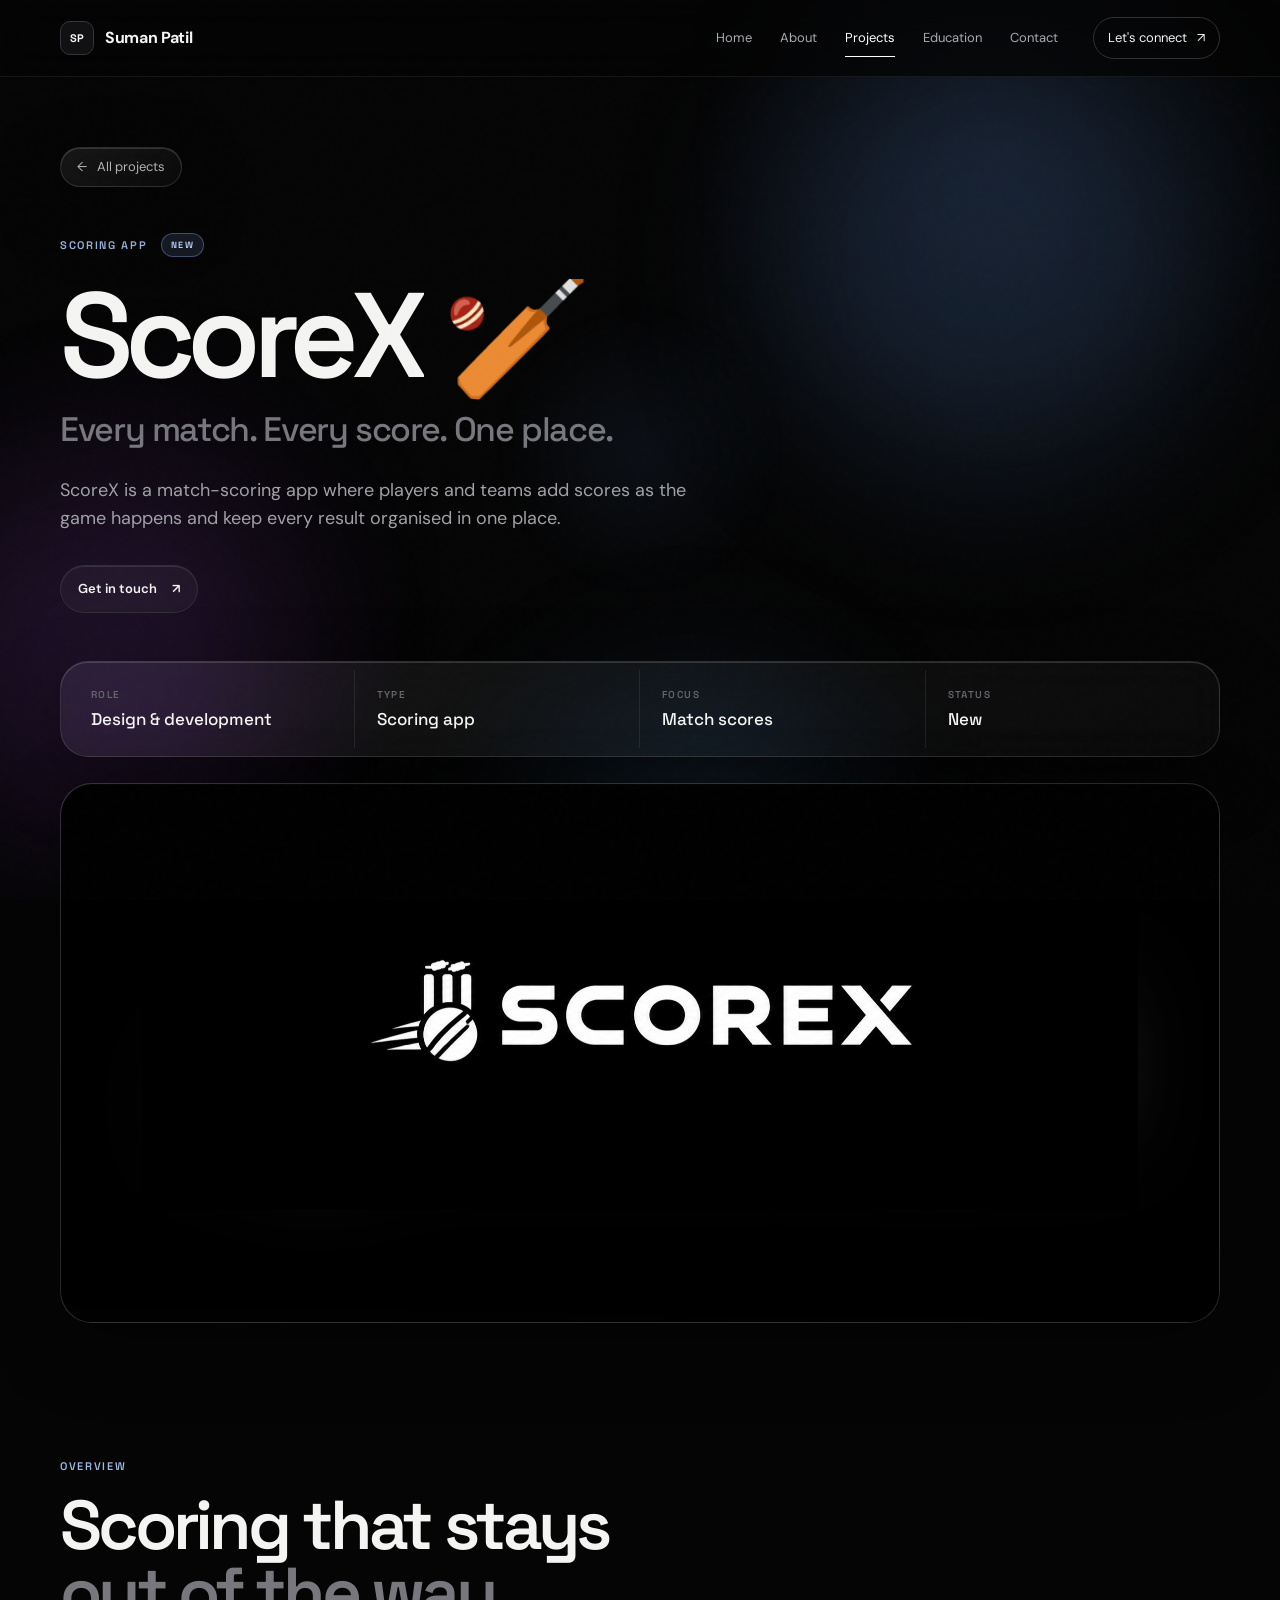
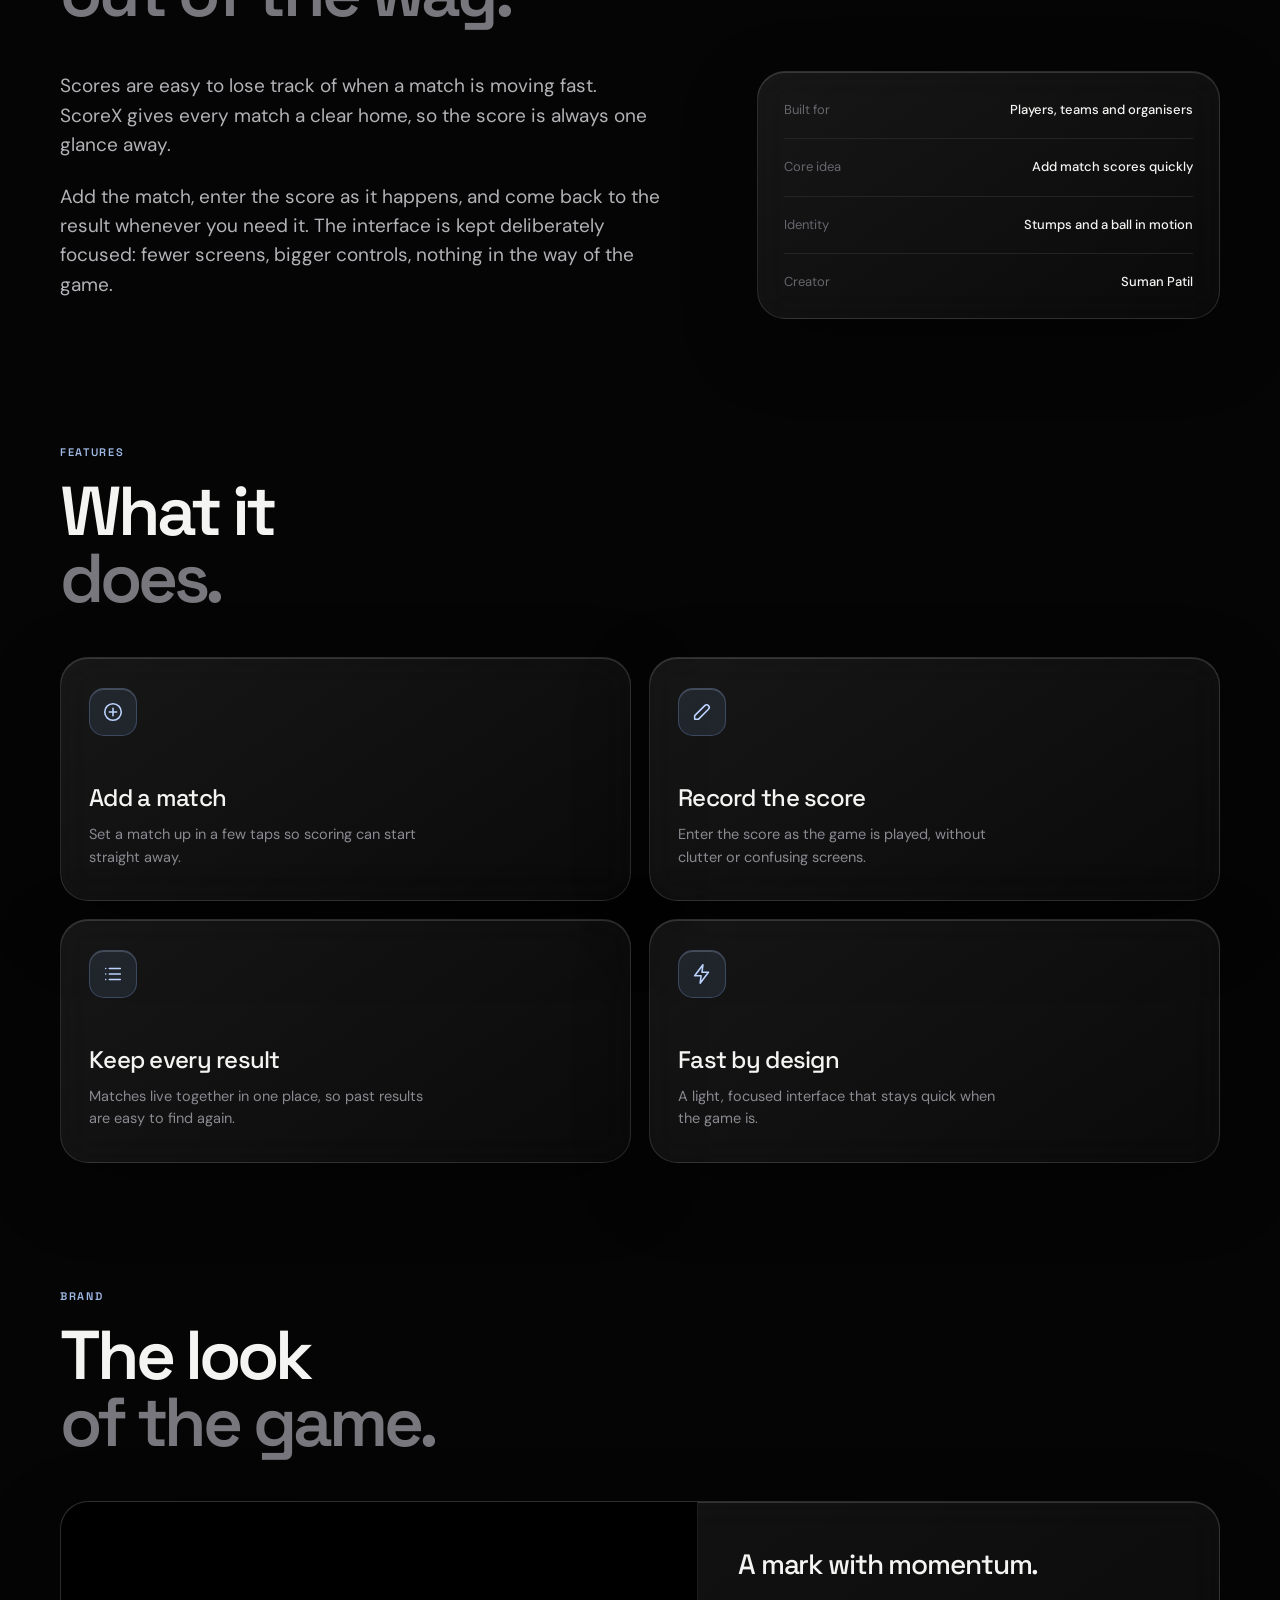
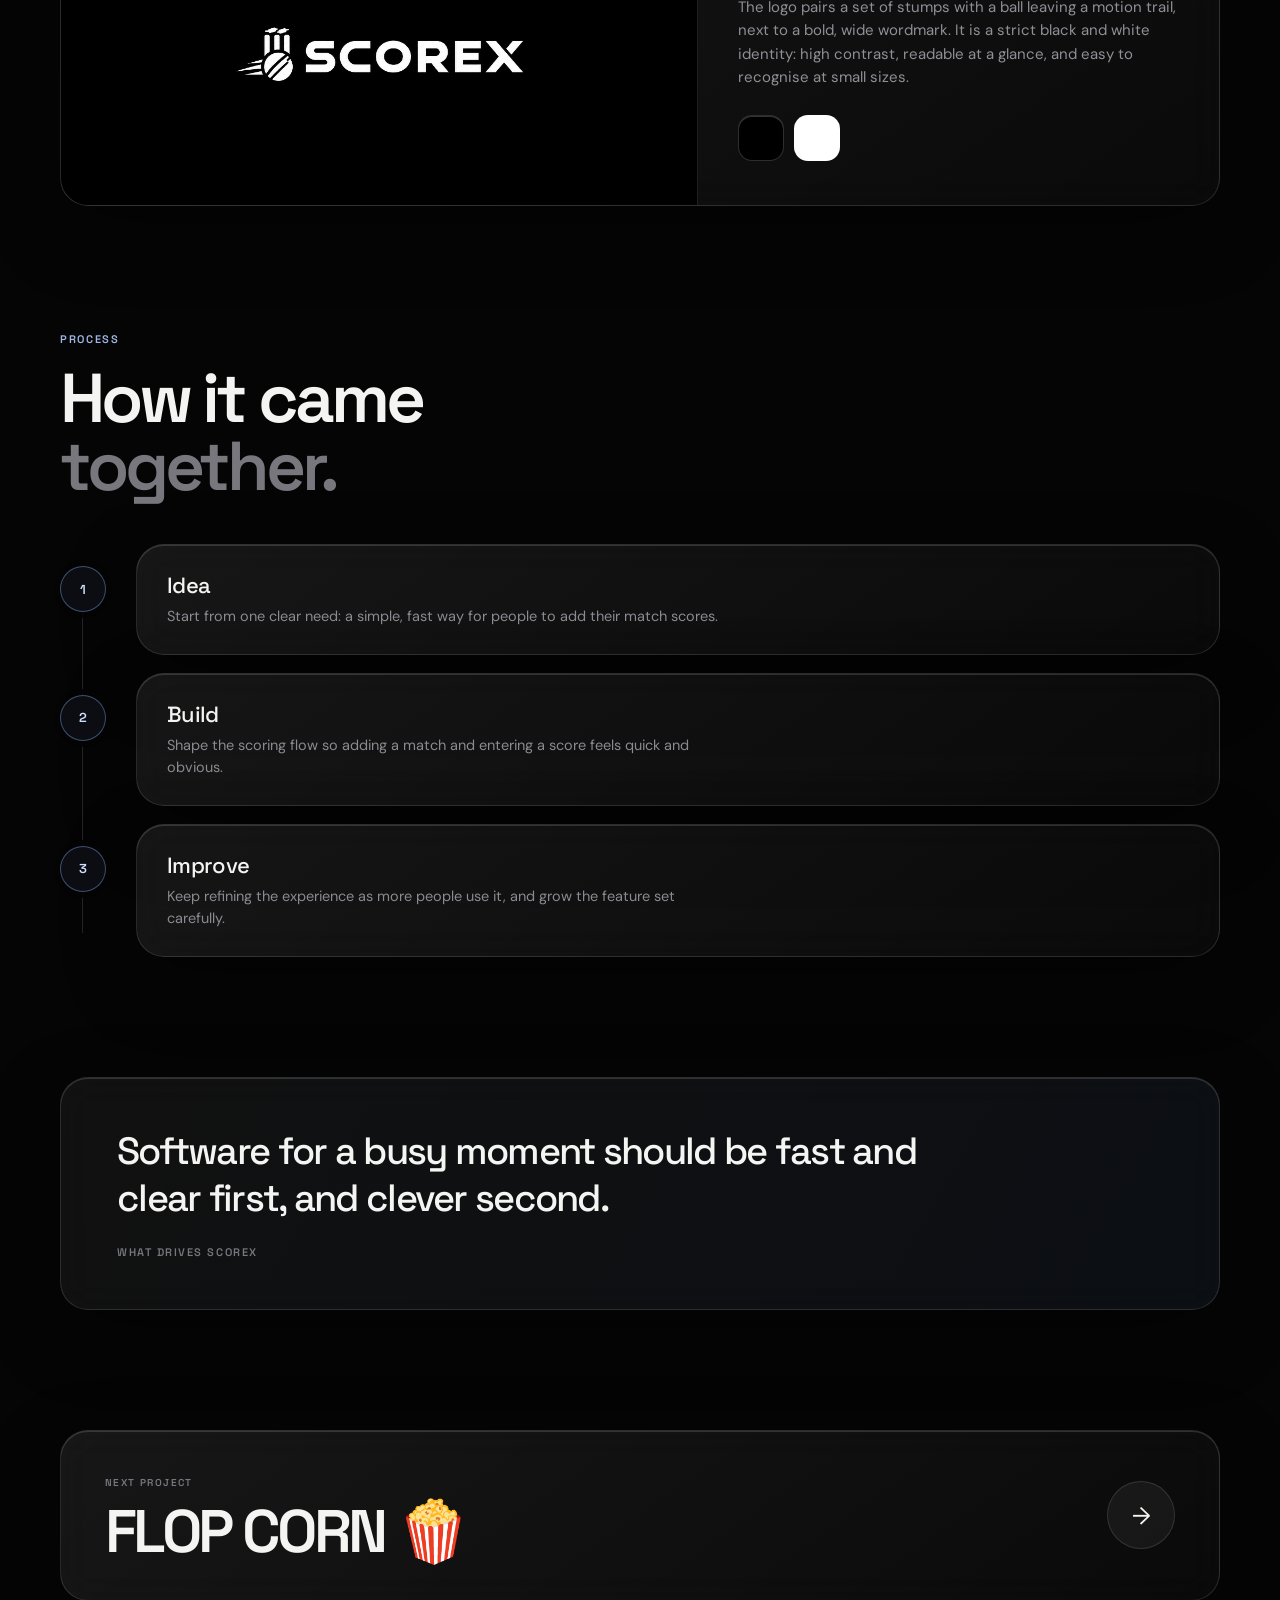
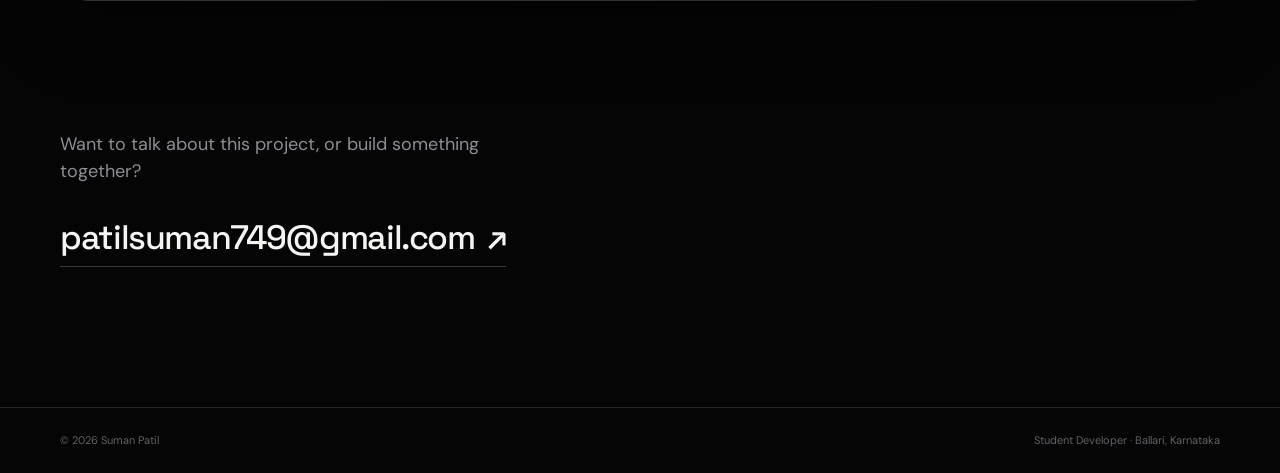
<file: scorex.html>
<!DOCTYPE html>
<html lang="en">
<head>
  <meta charset="UTF-8">
  <meta name="viewport" content="width=device-width, initial-scale=1.0">
  <meta name="description" content="ScoreX is a match-scoring app where players and teams add scores as the game happens and keep every result in one place. Built by Suman Patil.">
  <title>ScoreX — Match scoring app | Suman Patil</title>

  <link rel="preconnect" href="https://fonts.googleapis.com">
  <link rel="preconnect" href="https://fonts.gstatic.com" crossorigin>
  <link href="https://fonts.googleapis.com/css2?family=DM+Sans:wght@400;500;600;700&family=Space+Grotesk:wght@400;500;600;700&display=swap" rel="stylesheet">
  <link rel="stylesheet" href="style.css">
</head>

<body>
  <div class="page-wipe" aria-hidden="true"></div>
  <div class="progress"></div>

  <div class="ambient" aria-hidden="true">
    <i class="blob b1"></i>
    <i class="blob b2"></i>
    <i class="blob b3"></i>
  </div>

  <div class="noise" aria-hidden="true"></div>
  <div class="cursor-orb" aria-hidden="true"></div>

  <header class="header">
    <nav class="nav shell">
      <a href="index.html" class="logo" aria-label="Suman Patil home">
        <span class="logo-box">SP</span>
        <span>Suman Patil</span>
      </a>

      <div class="nav-links">
        <a href="index.html#home">Home</a>
        <a href="index.html#about">About</a>
        <a class="active" href="index.html#projects">Projects</a>
        <a href="index.html#education">Education</a>
        <a href="index.html#contact">Contact</a>
      </div>

      <a class="nav-cta" href="index.html#contact">
        Let's connect <span>↗</span>
      </a>

      <button class="menu" aria-label="Toggle navigation" aria-expanded="false">☰</button>
    </nav>
  </header>

  <main>
    <section class="p-hero shell">
      <a class="back glass reveal" href="index.html#projects">
        <span>←</span> All projects
      </a>

      <div class="p-cat reveal">
        <span class="kicker">SCORING APP</span>
        <b class="badge">New</b>
      </div>

      <h1 class="p-title words">ScoreX 🏏</h1>

      <p class="p-tagline reveal">Every match. Every score. One place.</p>

      <p class="p-lead reveal">
        ScoreX is a match-scoring app where players and teams add scores
        as the game happens and keep every result organised in one place.
      </p>

      <div class="p-actions reveal">
        <a class="button ghost magnetic" href="index.html#contact">
          Get in touch <span>↗</span>
        </a>
      </div>

      <div class="meta-grid glass reveal">
        <div class="meta-item">
          <span>Role</span>
          <strong>Design &amp; development</strong>
        </div>

        <div class="meta-item">
          <span>Type</span>
          <strong>Scoring app</strong>
        </div>

        <div class="meta-item">
          <span>Focus</span>
          <strong>Match scores</strong>
        </div>

        <div class="meta-item">
          <span>Status</span>
          <strong>New</strong>
        </div>
      </div>

      <!-- ScoreX logo: stored in the repository root -->
      <div class="p-cover glass logo reveal" data-tilt>
        <div
          class="bg"
          style="background-image: url('./scorex-logo.png');"
          aria-hidden="true">
        </div>

        <img
          src="./scorex-logo.png"
          alt="ScoreX logo"
          data-parallax>
      </div>
    </section>

    <section class="p-section shell">
      <div class="p-head reveal">
        <span class="kicker">OVERVIEW</span>
        <h2>Scoring that stays<br><em>out of the way.</em></h2>
      </div>

      <div class="overview">
        <div class="overview-copy reveal">
          <p>
            Scores are easy to lose track of when a match is moving fast.
            ScoreX gives every match a clear home, so the score is always
            one glance away.
          </p>

          <p>
            Add the match, enter the score as it happens, and come back
            to the result whenever you need it. The interface is kept
            deliberately focused: fewer screens, bigger controls,
            nothing in the way of the game.
          </p>
        </div>

        <div class="glance glass reveal">
          <div class="about-row">
            <span>Built for</span>
            <strong>Players, teams and organisers</strong>
          </div>

          <div class="about-row">
            <span>Core idea</span>
            <strong>Add match scores quickly</strong>
          </div>

          <div class="about-row">
            <span>Identity</span>
            <strong>Stumps and a ball in motion</strong>
          </div>

          <div class="about-row">
            <span>Creator</span>
            <strong>Suman Patil</strong>
          </div>
        </div>
      </div>
    </section>

    <section class="p-section shell">
      <div class="p-head reveal">
        <span class="kicker">FEATURES</span>
        <h2>What it<br><em>does.</em></h2>
      </div>

      <div class="feature-grid four">
        <article class="feature glass reveal">
          <span class="f-icon">
            <svg viewBox="0 0 24 24" aria-hidden="true">
              <circle cx="12" cy="12" r="9"/>
              <path d="M12 8v8M8 12h8"/>
            </svg>
          </span>
          <h3>Add a match</h3>
          <p>Set a match up in a few taps so scoring can start straight away.</p>
        </article>

        <article class="feature glass reveal">
          <span class="f-icon">
            <svg viewBox="0 0 24 24" aria-hidden="true">
              <path d="M4 20h4L19 9a2.8 2.8 0 0 0-4-4L4 16z"/>
            </svg>
          </span>
          <h3>Record the score</h3>
          <p>Enter the score as the game is played, without clutter or confusing screens.</p>
        </article>

        <article class="feature glass reveal">
          <span class="f-icon">
            <svg viewBox="0 0 24 24" aria-hidden="true">
              <path d="M8 6h12M8 12h12M8 18h12M4 6h.01M4 12h.01M4 18h.01"/>
            </svg>
          </span>
          <h3>Keep every result</h3>
          <p>Matches live together in one place, so past results are easy to find again.</p>
        </article>

        <article class="feature glass reveal">
          <span class="f-icon">
            <svg viewBox="0 0 24 24" aria-hidden="true">
              <path d="M13 2 4 14h7l-1 8 9-12h-7z"/>
            </svg>
          </span>
          <h3>Fast by design</h3>
          <p>A light, focused interface that stays quick when the game is.</p>
        </article>
      </div>
    </section>

    <section class="p-section shell">
      <div class="p-head reveal">
        <span class="kicker">BRAND</span>
        <h2>The look<br><em>of the game.</em></h2>
      </div>

      <div class="brand glass reveal">
        <div class="brand-art">
          <!-- Corrected root-folder logo path -->
          <img
            src="./scorex-logo.png"
            alt="ScoreX logo mark and wordmark">
        </div>

        <div class="brand-copy">
          <h3>A mark with momentum.</h3>

          <p>
            The logo pairs a set of stumps with a ball leaving a motion
            trail, next to a bold, wide wordmark. It is a strict black
            and white identity: high contrast, readable at a glance,
            and easy to recognise at small sizes.
          </p>

          <div class="swatches" aria-label="Brand colours: black and white">
            <span class="swatch" style="background:#000000"></span>
            <span class="swatch" style="background:#ffffff"></span>
          </div>
        </div>
      </div>
    </section>

    <section class="p-section shell">
      <div class="p-head reveal">
        <span class="kicker">PROCESS</span>
        <h2>How it came<br><em>together.</em></h2>
      </div>

      <div class="timeline">
        <i class="line"></i>

        <div class="t-item reveal">
          <span class="t-dot">1</span>
          <article class="t-card glass">
            <h3>Idea</h3>
            <p>Start from one clear need: a simple, fast way for people to add their match scores.</p>
          </article>
        </div>

        <div class="t-item reveal">
          <span class="t-dot">2</span>
          <article class="t-card glass">
            <h3>Build</h3>
            <p>Shape the scoring flow so adding a match and entering a score feels quick and obvious.</p>
          </article>
        </div>

        <div class="t-item reveal">
          <span class="t-dot">3</span>
          <article class="t-card glass">
            <h3>Improve</h3>
            <p>Keep refining the experience as more people use it, and grow the feature set carefully.</p>
          </article>
        </div>
      </div>
    </section>

    <section class="p-section shell">
      <div class="quote glass reveal">
        <p>
          Software for a busy moment should be fast and clear first,
          and clever second.
        </p>
        <small>What drives ScoreX</small>
      </div>
    </section>

    <section class="p-section shell">
      <a class="next glass reveal" href="flopcorn.html">
        <div>
          <small>Next project</small>
          <h3>FLOP CORN 🍿</h3>
        </div>
        <span class="arrow" aria-hidden="true">→</span>
      </a>
    </section>

    <section class="shell p-cta reveal">
      <p>Want to talk about this project, or build something together?</p>
      <a class="email-link" href="mailto:patilsuman749@gmail.com">
        patilsuman749@gmail.com <span>↗</span>
      </a>
    </section>
  </main>

  <footer class="footer">
    <div class="shell">
      <span>© <span id="year"></span> Suman Patil</span>
      <span>Student Developer · Ballari, Karnataka</span>
    </div>
  </footer>

  <script src="script.js"></script>
</body>
</html>
</file>
<file: style.css>
*{box-sizing:border-box;margin:0;padding:0}
:root{
  --bg:#050505;--panel:#0b0b0c;--panel2:#111113;--text:#f4f4f2;--muted:#96969b;
  --dim:#67676d;--line:#242428;--blue:#8db6ff;--white:#fff;--radius:28px;
}
html{scroll-behavior:smooth}
body{font-family:"DM Sans",system-ui,sans-serif;background:var(--bg);color:var(--text);line-height:1.55;overflow-x:hidden}
body:before{content:"";position:fixed;inset:0;pointer-events:none;z-index:-5;background:radial-gradient(circle at 78% 18%,rgba(55,82,125,.15),transparent 25%),radial-gradient(circle at 12% 65%,rgba(85,44,115,.12),transparent 23%)}
a{text-decoration:none;color:inherit}
img{display:block;max-width:100%}
.shell{width:min(1160px,calc(100% - 48px));margin:auto}
.header{position:sticky;top:0;z-index:100;background:rgba(5,5,5,.76);border-bottom:1px solid rgba(255,255,255,.07);backdrop-filter:blur(18px);transition:.35s}
.header.scrolled{box-shadow:0 12px 50px rgba(0,0,0,.45)}
.nav{height:76px;display:flex;align-items:center;gap:30px}
.logo{display:flex;align-items:center;gap:11px;font-weight:700;letter-spacing:-.02em}
.logo-box{width:34px;height:34px;border:1px solid #34343a;border-radius:10px;display:grid;place-items:center;font:700 11px "Space Grotesk";background:#111113}
.nav-links{display:flex;gap:28px;margin-left:auto}
.nav-links a{font-size:13px;color:#aaaab0;position:relative;transition:.25s}
.nav-links a:hover,.nav-links a.active{color:#fff}
.nav-links a:after{content:"";position:absolute;left:0;bottom:-9px;width:0;height:1px;background:#fff;transition:.25s}
.nav-links a.active:after,.nav-links a:hover:after{width:100%}
.nav-cta{font-size:13px;border:1px solid #303035;padding:10px 14px;border-radius:999px;margin-left:5px;transition:.25s}
.nav-cta:hover{background:#fff;color:#050505;transform:translateY(-2px)}
.nav-cta span{margin-left:7px}
.menu{display:none;background:none;border:0;color:#fff;font-size:22px}
.progress{position:fixed;top:0;left:0;height:2px;width:0;background:#fff;z-index:999}
.noise{position:fixed;inset:0;pointer-events:none;z-index:90;opacity:.035;background-image:url("data:image/svg+xml,%3Csvg viewBox='0 0 180 180' xmlns='http://www.w3.org/2000/svg'%3E%3Cfilter id='n'%3E%3CfeTurbulence type='fractalNoise' baseFrequency='.8' numOctaves='3' stitchTiles='stitch'/%3E%3C/filter%3E%3Crect width='100%25' height='100%25' filter='url(%23n)' opacity='.4'/%3E%3C/svg%3E")}
.cursor-orb{position:fixed;left:50%;top:50%;width:300px;height:300px;transform:translate(-50%,-50%);border-radius:50%;pointer-events:none;z-index:-1;background:radial-gradient(circle,rgba(100,150,230,.08),transparent 68%);filter:blur(8px)}
.section-pad{padding:120px 0}
.hero{min-height:calc(100vh - 76px);display:flex;flex-direction:column;justify-content:center;position:relative}
.hero-top{display:flex;justify-content:space-between;align-items:center;margin-bottom:65px}
.kicker{font:600 11px "Space Grotesk";letter-spacing:.15em;color:#9fb9e6}
.hero-note{font-size:12px;color:#77777d}
.hero-grid{display:grid;grid-template-columns:1.2fr .8fr;gap:80px;align-items:center}
.mini-line{font:600 11px "Space Grotesk";letter-spacing:.13em;color:#77777d;margin-bottom:20px}
.hero-title,.section-head h2,.goal h2{font-family:"Space Grotesk",sans-serif;letter-spacing:-.065em;line-height:.96;font-weight:600}
.hero-title{font-size:clamp(58px,8.4vw,106px);max-width:850px}
.hero-title span,.section-head em,.goal em{font-style:normal;color:#77777d}
.hero-sub{max-width:590px;font-size:17px;color:#a1a1a7;margin-top:28px}
.hero-actions{display:flex;gap:12px;margin-top:34px}
.button{padding:13px 17px;border-radius:999px;border:1px solid #303035;font-size:13px;font-weight:600;transition:.3s;display:inline-flex;gap:15px;align-items:center}
.button.primary{background:#f3f3f0;color:#050505;border-color:#f3f3f0}
.button:hover{transform:translateY(-3px)}
.button.primary:hover{box-shadow:0 14px 40px rgba(255,255,255,.12)}
.button.ghost:hover{background:#fff;color:#050505}
.hero-portrait{justify-self:end;position:relative;width:min(360px,100%)}
.portrait-card{aspect-ratio:4/5;border-radius:var(--radius);overflow:hidden;background:#171719;border:1px solid #2b2b30;position:relative;box-shadow:0 35px 90px rgba(0,0,0,.35);animation:float 6s ease-in-out infinite}
.portrait-card img{width:100%;height:100%;object-fit:cover;object-position:center top;filter:saturate(.88)}
.portrait-card:after{content:"";position:absolute;inset:0;background:linear-gradient(180deg,transparent 55%,rgba(0,0,0,.68))}
.portrait-label{position:absolute;z-index:2;bottom:18px;left:18px;right:18px;padding:11px 12px;border:1px solid rgba(255,255,255,.16);background:rgba(0,0,0,.38);backdrop-filter:blur(10px);border-radius:12px;font-size:12px}
.status{width:7px;height:7px;display:inline-block;background:#7ee2a8;border-radius:50%;margin-right:8px;box-shadow:0 0 12px #7ee2a8}
.portrait-index{position:absolute;right:-44px;bottom:4px;color:#66666c;font:11px "Space Grotesk";writing-mode:vertical-rl}
.scroll-cue{display:flex;align-items:center;gap:13px;color:#66666c;font-size:11px;margin-top:70px}
.scroll-cue i{width:42px;height:1px;background:#3b3b40;position:relative;overflow:hidden}
.scroll-cue i:after{content:"";position:absolute;width:16px;height:1px;background:#fff;left:-16px;animation:scan 2s infinite}
@keyframes scan{to{left:45px}}
.ticker{overflow:hidden;border-top:1px solid var(--line);border-bottom:1px solid var(--line);background:#09090a}
.ticker-track{width:max-content;display:flex;gap:28px;align-items:center;padding:18px 0;animation:ticker 28s linear infinite}
.ticker span{font:600 12px "Space Grotesk";letter-spacing:.12em;color:#8b8b91}
.ticker b{color:#66666b;font-size:14px}
@keyframes ticker{to{transform:translateX(-50%)}}
.section-head{margin-bottom:60px}
.section-head h2{font-size:clamp(52px,7vw,88px);margin-top:15px}
.about-grid{display:grid;grid-template-columns:1fr 1fr;gap:90px}
.about-lead{position:relative;padding-left:78px}
.big-number{position:absolute;left:0;top:0;color:#38383e;font:600 34px "Space Grotesk"}
.about-lead p{font-size:20px;color:#b2b2b7;max-width:620px}
.about-lead p+p{margin-top:22px}
.about-lead strong{color:#fff}
.about-side{border-top:1px solid var(--line)}
.about-row{display:flex;justify-content:space-between;gap:25px;padding:18px 0;border-bottom:1px solid var(--line);font-size:13px}
.about-row span{color:#66666d}.about-row strong{font-weight:500;text-align:right;max-width:65%}
.split{display:flex;align-items:end;justify-content:space-between;gap:50px}
.split>p{max-width:300px;color:#77777e;font-size:14px}
.project{border-top:1px solid var(--line);padding:28px 0 70px}
.project-top{display:flex;justify-content:space-between;color:#66666c;font:10px "Space Grotesk";letter-spacing:.12em;margin-bottom:26px}
.project-main{display:grid;grid-template-columns:1.25fr .75fr;gap:60px;align-items:center}
.project-main.reverse{grid-template-columns:.75fr 1.25fr}.project-main.reverse .project-art{order:2}.project-main.reverse .project-info{order:1}
.project-art{height:400px;border-radius:20px;overflow:hidden;border:1px solid #29292d;background:#111}
.project-art img{width:100%;height:100%;object-fit:cover;transition:transform .8s cubic-bezier(.2,.8,.2,1),filter .5s}
.project-art.pragya{background:#000}.project-art.pragya img{object-fit:contain;padding:25px}
.project:hover .project-art img{transform:scale(1.045)}
.project-info{max-width:460px}
.project-type{font:600 10px "Space Grotesk";letter-spacing:.14em;color:#77777e}
.project-info h3{font:600 48px "Space Grotesk";letter-spacing:-.055em;margin:12px 0 15px}
.project-info>p:not(.project-type){color:#909096;font-size:15px}
.text-link{display:inline-flex;gap:12px;margin-top:25px;font-size:13px;font-weight:600;border-bottom:1px solid #4a4a4f;padding-bottom:6px;transition:.25s}
.text-link:hover{gap:20px;color:#b7cfff;border-color:#b7cfff}
.principles{background:#0a0a0b;border-top:1px solid var(--line);border-bottom:1px solid var(--line)}
.principle-grid{display:grid;grid-template-columns:repeat(3,1fr);border-top:1px solid var(--line)}
.principle{padding:30px 28px 15px 0;border-right:1px solid var(--line);min-height:220px}
.principle+ .principle{padding-left:28px}
.principle:last-child{border-right:0}
.principle span{font:11px "Space Grotesk";color:#66666d}
.principle h3{font:500 28px "Space Grotesk";margin:50px 0 10px}
.principle p{color:#77777d;font-size:14px;max-width:280px}
.edu-list{border-top:1px solid var(--line)}
.edu-item{display:grid;grid-template-columns:80px 1fr 100px;gap:20px;align-items:center;padding:27px 0;border-bottom:1px solid var(--line);transition:.3s}
.edu-item:hover{padding-left:10px;background:linear-gradient(90deg,rgba(255,255,255,.02),transparent)}
.edu-item>span{font:600 25px "Space Grotesk";color:#4b4b50}
.edu-item.current>span{color:#b9d0f9}
.edu-item small{font:10px "Space Grotesk";letter-spacing:.12em;color:#6c6c72}
.edu-item h3{font:500 24px "Space Grotesk";margin:4px 0}
.edu-item p{color:#77777d;font-size:13px}
.edu-item>strong{text-align:right;font-size:12px;color:#68686e;font-weight:500}
.edu-item.current>strong{color:#b9d0f9}
.goal{margin-top:30px;margin-bottom:30px;border:1px solid #2a2a2f;border-radius:30px;padding:55px 60px;display:grid;grid-template-columns:1fr 1fr;gap:70px;background:linear-gradient(120deg,#0d0d0f,#11131a);position:relative;overflow:hidden}
.goal:after{content:"";position:absolute;width:280px;height:280px;border-radius:50%;right:-120px;top:-130px;background:rgba(99,137,200,.12);filter:blur(4px);animation:goal 7s ease-in-out infinite}
@keyframes goal{50%{transform:translate(-80px,110px) scale(1.2)}}
.goal h2{font-size:clamp(42px,5.4vw,70px);margin-top:14px;position:relative;z-index:1}
.goal>p{align-self:end;color:#85858c;font-size:16px;max-width:470px;position:relative;z-index:1}
.contact{padding-bottom:150px}
.contact-layout{display:grid;grid-template-columns:1fr 1fr;gap:100px}
.contact-intro p{font-size:18px;color:#8e8e94;max-width:420px}
.email-link{display:inline-flex;gap:12px;margin-top:30px;font:500 clamp(22px,3vw,34px) "Space Grotesk";letter-spacing:-.04em;border-bottom:1px solid #3a3a40;padding-bottom:7px;transition:.25s}
.email-link:hover{color:#b9d0f9;border-color:#b9d0f9}
.socials{border-top:1px solid var(--line)}
.socials a{display:grid;grid-template-columns:110px 1fr 20px;gap:10px;align-items:center;padding:17px 0;border-bottom:1px solid var(--line);font-size:13px}
.socials span{color:#65656b}.socials strong{font-weight:500}.socials i{font-style:normal;text-align:right;color:#77777d;transition:.25s}.socials a:hover i{color:#fff;transform:translate(4px,-4px)}
.footer{border-top:1px solid var(--line);padding:24px 0;color:#626269;font-size:11px}
.footer .shell{display:flex;justify-content:space-between;gap:20px}
.reveal{opacity:0;transform:translateY(30px);transition:opacity .8s cubic-bezier(.2,.8,.2,1),transform .8s cubic-bezier(.2,.8,.2,1)}
.reveal.show{opacity:1;transform:none}
.magnetic{will-change:transform}
@keyframes float{0%,100%{transform:translateY(0)}50%{transform:translateY(-9px)}}
@media(max-width:850px){
  .nav-links{display:none;position:absolute;top:76px;left:0;right:0;background:#080809;border-bottom:1px solid var(--line);padding:20px 24px;flex-direction:column;gap:18px}
  .nav-links.open{display:flex}.nav-cta{margin-left:auto}.menu{display:block}
  .hero-grid,.about-grid,.contact-layout,.goal{grid-template-columns:1fr;gap:50px}
  .hero-portrait{justify-self:start;width:min(400px,90vw)}.portrait-index{right:-28px}
  .project-main,.project-main.reverse{grid-template-columns:1fr;gap:30px}.project-main.reverse .project-art,.project-main.reverse .project-info{order:initial}
  .project-art{height:330px}.principle-grid{grid-template-columns:1fr}.principle,.principle+.principle{border-right:0;border-bottom:1px solid var(--line);padding:25px 0}.principle:last-child{border-bottom:0}
  .split{align-items:start;flex-direction:column}
}
@media(max-width:560px){
  .shell{width:min(100% - 28px,1160px)}.section-pad{padding:85px 0}.hero-top{align-items:start;flex-direction:column;gap:10px;margin-bottom:45px}
  .hero-title{font-size:54px}.hero-sub{font-size:15px}.hero-actions{flex-direction:column;align-items:stretch}.button{justify-content:center}
  .section-head h2{font-size:50px}.about-lead{padding-left:55px}.about-lead p{font-size:17px}.about-row{flex-direction:column;gap:5px}.about-row strong{text-align:left;max-width:none}
  .project-info h3{font-size:39px}.project-art{height:270px}.edu-item{grid-template-columns:50px 1fr}.edu-item>strong{display:none}
  .goal{padding:38px 28px}.goal h2{font-size:45px}.goal>p{font-size:14px}
  .footer .shell{flex-direction:column}.contact{padding-bottom:100px}
}
@media(prefers-reduced-motion:reduce){
  *,*:before,*:after{animation-duration:.01ms!important;animation-iteration-count:1!important;transition-duration:.01ms!important;scroll-behavior:auto!important}
  .reveal{opacity:1;transform:none}
}

/* =====================================================================
   GLASS SYSTEM  (added) — same dark theme, extra frosted-glass motion
   ===================================================================== */
:root{
  --glass-bg:linear-gradient(145deg,rgba(255,255,255,.075),rgba(255,255,255,.022));
  --glass-border:rgba(255,255,255,.12);
  --ease:cubic-bezier(.2,.8,.2,1);
}

/* Drifting colour behind everything, so the glass has something to refract */
.ambient{position:fixed;inset:0;z-index:-4;pointer-events:none;overflow:hidden}
.blob{position:absolute;border-radius:50%;filter:blur(80px);opacity:.6;animation:blob 24s ease-in-out infinite;will-change:transform}
.blob.b1{width:440px;height:440px;left:60%;top:4%;background:rgba(55,82,125,.5)}
.blob.b2{width:380px;height:380px;left:-8%;top:52%;background:rgba(85,44,115,.42);animation-duration:29s;animation-delay:-9s}
.blob.b3{width:320px;height:320px;left:42%;top:76%;background:rgba(60,110,160,.3);animation-duration:33s;animation-delay:-15s}
@keyframes blob{0%,100%{transform:translate(0,0) scale(1)}33%{transform:translate(70px,-50px) scale(1.14)}66%{transform:translate(-60px,55px) scale(.92)}}

/* Reusable frosted panel with a cursor-following highlight and a shine sweep */
.glass{
  position:relative;isolation:isolate;overflow:hidden;
  background:var(--glass-bg);border:1px solid var(--glass-border);border-radius:var(--radius);
  -webkit-backdrop-filter:blur(18px) saturate(150%);backdrop-filter:blur(18px) saturate(150%);
  box-shadow:inset 0 1px 0 rgba(255,255,255,.14),0 24px 70px rgba(0,0,0,.35);
  transition:transform .5s var(--ease),border-color .4s,box-shadow .5s var(--ease),opacity .8s var(--ease);
}
.glass:before{content:"";position:absolute;inset:0;z-index:-1;pointer-events:none;opacity:0;transition:opacity .4s;
  background:radial-gradient(420px circle at var(--mx,50%) var(--my,0%),rgba(141,182,255,.17),transparent 46%)}
.glass:after{content:"";position:absolute;top:0;left:-130%;width:55%;height:100%;z-index:-1;pointer-events:none;
  background:linear-gradient(100deg,transparent,rgba(255,255,255,.085),transparent);transform:skewX(-18deg);
  transition:left 1s var(--ease)}
.glass:hover{border-color:rgba(185,208,249,.3);box-shadow:inset 0 1px 0 rgba(255,255,255,.2),0 30px 80px rgba(0,0,0,.45),0 0 60px rgba(100,150,230,.07)}
.glass:hover:before{opacity:1}
.glass:hover:after{left:150%}

/* Hero: split headline, glass orbs and floating chips */
.words .w{display:inline-block;overflow:hidden;vertical-align:bottom;padding:0 .04em .1em 0;margin:0 -.04em -.1em 0;font-weight:inherit;color:inherit}
.words .w>i{display:inline-block;font-style:normal;transform:translateY(108%);filter:blur(10px);opacity:0;
  animation:wordUp 1s var(--ease) forwards;animation-delay:calc(var(--i) * 80ms + 120ms)}
@keyframes wordUp{to{transform:none;filter:blur(0);opacity:1}}

.glass-orb{position:absolute;border-radius:50%;pointer-events:none;border:1px solid rgba(255,255,255,.16);
  background:radial-gradient(circle at 30% 24%,rgba(255,255,255,.22),rgba(141,182,255,.08) 42%,rgba(255,255,255,.015) 72%);
  -webkit-backdrop-filter:blur(7px);backdrop-filter:blur(7px);
  box-shadow:inset 0 0 36px rgba(141,182,255,.14),0 18px 50px rgba(0,0,0,.3)}
.orb-a{width:150px;height:150px;top:-48px;right:-56px;animation:orb 10s ease-in-out infinite}
.orb-b{width:70px;height:70px;bottom:-36px;right:-24px;z-index:3;animation:orb 8s ease-in-out -3s infinite}
@keyframes orb{0%,100%{transform:translate(0,0)}50%{transform:translate(-12px,16px)}}

.chip{position:absolute;z-index:4;padding:9px 14px 9px 12px;border-radius:999px;font-size:12px;font-weight:600;
  display:flex;align-items:center;gap:8px;white-space:nowrap;animation:chip 7s ease-in-out infinite}
.chip i{width:6px;height:6px;border-radius:50%;background:#8db6ff;box-shadow:0 0 10px #8db6ff}
.chip.c1{top:9%;left:-40px}
.chip.c2{top:42%;right:-38px;animation-delay:-2.5s}
.chip.c2 i{background:#c8a2ff;box-shadow:0 0 10px #c8a2ff}
.chip.c3{bottom:26%;left:-30px;animation-delay:-4.5s}
.chip.c3 i{background:#7ee2a8;box-shadow:0 0 10px #7ee2a8}
@keyframes chip{0%,100%{transform:translateY(0)}50%{transform:translateY(-10px)}}

.portrait-label{-webkit-backdrop-filter:blur(14px) saturate(150%);backdrop-filter:blur(14px) saturate(150%);box-shadow:inset 0 1px 0 rgba(255,255,255,.14)}

/* Buttons and ticker */
.button.ghost{background:rgba(255,255,255,.04);-webkit-backdrop-filter:blur(12px);backdrop-filter:blur(12px);box-shadow:inset 0 1px 0 rgba(255,255,255,.1)}
.ticker{-webkit-mask-image:linear-gradient(90deg,transparent,#000 9%,#000 91%,transparent);mask-image:linear-gradient(90deg,transparent,#000 9%,#000 91%,transparent);background:rgba(9,9,10,.6)}
.ticker:hover .ticker-track{animation-play-state:paused}

/* About / contact panels */
.about-side.glass,.socials.glass{border-top:1px solid var(--glass-border);padding:6px 28px}
.about-side.glass .about-row:last-child,.socials.glass a:last-child{border-bottom:0}
.about-row,.socials a{transition:padding .35s var(--ease),color .3s}
.about-row:hover{padding-left:8px}
.socials a:hover{padding-left:8px}

/* Projects become glass cards */
.project.glass{border-top:1px solid var(--glass-border);padding:26px 28px 34px;margin-bottom:28px}
.project.glass:hover{transform:translateY(-6px)}
.project-tags{display:inline-flex;align-items:center;gap:12px}
.badge{font:600 9px "Space Grotesk";letter-spacing:.14em;padding:5px 9px;border-radius:999px;color:#bcd3ff;text-transform:uppercase;
  background:rgba(141,182,255,.12);border:1px solid rgba(141,182,255,.35);position:relative;overflow:hidden;animation:badge 2.8s ease-in-out infinite}
@keyframes badge{0%,100%{box-shadow:0 0 0 0 rgba(141,182,255,.35)}50%{box-shadow:0 0 0 7px rgba(141,182,255,0)}}
a.project-art{display:block;position:relative;transform-style:preserve-3d;transition:transform .35s var(--ease),border-color .4s}
.project-art:after{content:"";position:absolute;inset:0;pointer-events:none;opacity:0;transition:opacity .4s;
  background:radial-gradient(380px circle at var(--mx,50%) var(--my,50%),rgba(255,255,255,.14),transparent 52%)}
.project-art:hover{border-color:rgba(185,208,249,.4)}
.project-art:hover:after{opacity:1}
.project-art.scorex{background:#000}
.project-art.scorex img{object-fit:contain;transform:scale(1.5)}
.project:hover .project-art.scorex img{transform:scale(1.58)}
.project-art.pragya img{padding:25px}
.link-row{display:flex;flex-wrap:wrap;gap:8px 28px}
.text-link.alt{color:#9a9aa0;border-color:#34343a}

/* Principles, education, goal */
.principles{background:rgba(10,10,11,.55)}
.principle-grid{border-top:0;gap:18px}
.principle-grid .principle.glass{padding:30px 28px 24px;min-height:230px;border-right:1px solid var(--glass-border)}
.principle-grid .principle.glass+.principle.glass{padding-left:28px}
.principle.glass:hover{transform:translateY(-8px)}
.principle.glass h3{transition:transform .5s var(--ease)}
.principle.glass:hover h3{transform:translateX(8px)}
.edu-item{border-radius:18px;border-bottom-color:transparent;position:relative}
.edu-item:before{content:"";position:absolute;left:0;right:0;bottom:0;height:1px;background:var(--line)}
.edu-item:hover{padding:27px 20px;background:var(--glass-bg);-webkit-backdrop-filter:blur(14px);backdrop-filter:blur(14px);box-shadow:inset 0 0 0 1px var(--glass-border)}
.edu-item:hover:before{opacity:0}
.edu-item.current>span{animation:glowText 3.5s ease-in-out infinite}
@keyframes glowText{50%{text-shadow:0 0 22px rgba(141,182,255,.65)}}
.goal{-webkit-backdrop-filter:blur(14px);backdrop-filter:blur(14px);box-shadow:inset 0 1px 0 rgba(255,255,255,.12)}
.goal:before{content:"";position:absolute;width:240px;height:240px;border-radius:50%;left:-90px;bottom:-120px;background:rgba(130,80,190,.14);filter:blur(6px);animation:goal2 9s ease-in-out infinite}
@keyframes goal2{50%{transform:translate(90px,-70px) scale(1.15)}}

/* Page transition: frosted wipe */
.page-wipe{position:fixed;inset:0;z-index:2000;pointer-events:none;background:rgba(7,7,9,.88);
  -webkit-backdrop-filter:blur(24px);backdrop-filter:blur(24px);animation:wipeIn .85s cubic-bezier(.7,0,.2,1) .05s both}
@keyframes wipeIn{from{clip-path:inset(0 0 0 0)}to{clip-path:inset(0 0 100% 0)}}
.page-wipe.leaving{animation:wipeOut .45s cubic-bezier(.7,0,.2,1) both}
@keyframes wipeOut{from{clip-path:inset(100% 0 0 0)}to{clip-path:inset(0 0 0 0)}}

/* =====================================================================
   PROJECT DETAIL PAGES
   ===================================================================== */
.p-hero{padding:70px 0 40px}
.back{display:inline-flex;align-items:center;gap:10px;padding:9px 16px;border-radius:999px;font-size:13px;color:#b2b2b7;margin-bottom:46px}
.back span{transition:transform .35s var(--ease)}
.back:hover{color:#fff}.back:hover span{transform:translateX(-5px)}
.p-cat{display:flex;align-items:center;gap:14px;margin-bottom:22px}
.p-title{font:600 clamp(54px,9.4vw,124px)/.94 "Space Grotesk",sans-serif;letter-spacing:-.07em}
.p-tagline{font:500 clamp(22px,3vw,34px)/1.2 "Space Grotesk",sans-serif;letter-spacing:-.04em;color:#77777d;margin-top:18px}
.p-lead{max-width:640px;font-size:18px;color:#a1a1a7;margin-top:26px}
.p-actions{display:flex;flex-wrap:wrap;gap:12px;margin-top:32px}
.meta-grid{display:grid;grid-template-columns:repeat(4,1fr);margin-top:48px;padding:8px}
.meta-item{padding:18px 22px;border-right:1px solid rgba(255,255,255,.08)}
.meta-item:last-child{border-right:0}
.meta-item span{display:block;font:600 10px "Space Grotesk";letter-spacing:.14em;color:#66666d;text-transform:uppercase}
.meta-item strong{display:block;font:500 17px "Space Grotesk";margin-top:7px}
.p-cover{position:relative;height:min(540px,68vw);margin-top:26px;display:grid;place-items:center;border-radius:32px;transform-style:preserve-3d;transition:transform .35s var(--ease),border-color .4s}
.p-cover .bg{position:absolute;inset:-40px;z-index:-2;background-size:cover;background-position:center;filter:blur(46px) saturate(1.5) brightness(.5);transform:scale(1.1)}
.p-cover img{position:relative;height:82%;width:auto;max-width:86%;object-fit:contain;will-change:transform}
.p-cover.round img{border-radius:22px;box-shadow:0 30px 90px rgba(0,0,0,.55)}
.p-cover.logo img{transform:scale(1.12)}
.p-section{padding:90px 0}
.p-section+.p-section{padding-top:30px}
.p-head{margin-bottom:44px}
.p-head h2{font:600 clamp(40px,5.4vw,70px)/.98 "Space Grotesk",sans-serif;letter-spacing:-.06em;margin-top:14px}
.p-head em{font-style:normal;color:#77777d}
.overview{display:grid;grid-template-columns:1.15fr .85fr;gap:70px;align-items:start}
.overview-copy p{font-size:19px;color:#b2b2b7;max-width:600px}
.overview-copy p+p{margin-top:22px}
.glance{padding:8px 26px}
.glance .about-row:last-child{border-bottom:0}
.glance .about-row:first-child{padding-top:20px}
.feature-grid{display:grid;grid-template-columns:repeat(3,1fr);gap:18px}
.feature-grid.four{grid-template-columns:repeat(2,1fr)}
.feature{padding:30px 28px 32px;min-height:220px}
.feature:hover{transform:translateY(-8px)}
.f-icon{width:48px;height:48px;border-radius:15px;display:grid;place-items:center;margin-bottom:46px;color:#bcd3ff;
  background:rgba(141,182,255,.1);border:1px solid rgba(141,182,255,.25);box-shadow:inset 0 1px 0 rgba(255,255,255,.18);transition:transform .5s var(--ease),box-shadow .5s}
.f-icon svg{width:22px;height:22px;fill:none;stroke:currentColor;stroke-width:1.7;stroke-linecap:round;stroke-linejoin:round}
.feature:hover .f-icon{transform:rotate(-8deg) scale(1.1);box-shadow:0 0 30px rgba(141,182,255,.35)}
.feature h3{font:500 24px "Space Grotesk";letter-spacing:-.03em;margin-bottom:10px}
.feature p{color:#8a8a91;font-size:14.5px;max-width:340px}
.chips{display:flex;flex-wrap:wrap;gap:12px}
.tech{padding:13px 20px;border-radius:999px;font:500 14px "Space Grotesk";display:inline-flex;align-items:center;gap:10px}
.tech i{width:7px;height:7px;border-radius:50%;background:#8db6ff;box-shadow:0 0 10px #8db6ff}
.tech:hover{transform:translateY(-4px)}
.brand{display:grid;grid-template-columns:1.1fr .9fr;gap:0;padding:0}
.brand-art{display:grid;place-items:center;background:#000;padding:40px;border-right:1px solid var(--glass-border)}
.brand-art img{width:100%;max-width:440px;transform:scale(1.2)}
.brand-copy{padding:44px 40px}
.brand-copy h3{font:500 28px "Space Grotesk";letter-spacing:-.04em;margin-bottom:14px}
.brand-copy p{color:#8f8f96;font-size:15px}
.swatches{display:flex;gap:10px;margin-top:26px}
.swatch{width:46px;height:46px;border-radius:14px;border:1px solid rgba(255,255,255,.18);box-shadow:inset 0 1px 0 rgba(255,255,255,.2)}
.timeline{position:relative;display:grid;gap:18px;padding-left:76px;--p:0}
.timeline:before{content:"";position:absolute;left:22px;top:24px;bottom:24px;width:1px;background:var(--line)}
.timeline .line{position:absolute;left:22px;top:24px;width:1px;height:calc((100% - 48px) * var(--p));background:linear-gradient(#d3e2ff,#6d8fd0);box-shadow:0 0 14px rgba(141,182,255,.7)}
.t-item{position:relative}
.t-card{padding:26px 30px}
.t-card:hover{transform:translateX(8px)}
.t-dot{position:absolute;left:-76px;top:22px;width:46px;height:46px;border-radius:50%;display:grid;place-items:center;font:600 13px "Space Grotesk";color:#d3e2ff;
  background:#0c0e14;border:1px solid rgba(141,182,255,.4);box-shadow:0 0 0 6px rgba(5,5,5,.9)}
.t-card h3{font:500 22px "Space Grotesk";letter-spacing:-.03em;margin-bottom:6px}
.t-card p{color:#8a8a91;font-size:14.5px;max-width:560px}
.quote{padding:50px 56px;background:linear-gradient(120deg,rgba(255,255,255,.05),rgba(99,137,200,.08))}
.quote p{font:500 clamp(24px,3vw,38px)/1.25 "Space Grotesk",sans-serif;letter-spacing:-.045em;max-width:860px}
.quote small{display:block;margin-top:22px;font:600 11px "Space Grotesk";letter-spacing:.14em;color:#77777e;text-transform:uppercase}
.next{display:grid;grid-template-columns:1fr auto;align-items:center;gap:30px;padding:38px 44px}
.next:hover{transform:translateY(-6px)}
.next small{font:600 10px "Space Grotesk";letter-spacing:.14em;color:#77777e;text-transform:uppercase}
.next h3{font:600 clamp(34px,5vw,60px) "Space Grotesk";letter-spacing:-.06em;margin-top:8px;line-height:1}
.next .arrow{width:68px;height:68px;border-radius:50%;display:grid;place-items:center;font-size:24px;border:1px solid var(--glass-border);background:rgba(255,255,255,.05);transition:transform .5s var(--ease),background .3s,color .3s}
.next:hover .arrow{transform:translate(6px,-6px) rotate(-6deg);background:#fff;color:#050505}
.p-cta{padding:40px 0 140px;text-align:left}
.p-cta p{font-size:18px;color:#8e8e94;max-width:460px}

@media(max-width:850px){
  .meta-grid{grid-template-columns:1fr 1fr}
  .meta-item:nth-child(2){border-right:0}
  .meta-item:nth-child(-n+2){border-bottom:1px solid rgba(255,255,255,.08)}
  .overview,.brand{grid-template-columns:1fr;gap:40px}
  .brand{gap:0}.brand-art{border-right:0;border-bottom:1px solid var(--glass-border)}
  .feature-grid,.feature-grid.four{grid-template-columns:1fr 1fr}
  .principle-grid .principle.glass,.principle-grid .principle.glass+.principle.glass{border-bottom:1px solid var(--glass-border);padding:26px 24px}
  .principle-grid .principle.glass:last-child{border-bottom:1px solid var(--glass-border)}
  .project.glass{padding:22px 20px 28px}
}
@media(max-width:560px){
  .portrait-index{right:-18px}
  .chip{font-size:11px;padding:8px 12px 8px 10px}
  .chip.c1{left:12px;top:5%}.chip.c2{right:12px;top:40%}.chip.c3{left:12px;bottom:23%}
  .orb-a{width:110px;height:110px;right:-20px;top:-34px}.orb-b{right:-8px}
  .feature-grid,.feature-grid.four{grid-template-columns:1fr}
  .feature{min-height:0}.f-icon{margin-bottom:28px}
  .timeline{padding-left:60px}.t-dot{left:-60px;width:40px;height:40px}.timeline:before,.timeline .line{left:19px}
  .t-card{padding:22px}
  .quote{padding:34px 26px}.next{padding:28px 24px}.next .arrow{width:54px;height:54px}
  .brand-copy{padding:32px 26px}.p-hero{padding-top:44px}.p-section{padding:64px 0}
  .about-side.glass,.socials.glass{padding:4px 20px}
  .socials a{grid-template-columns:90px 1fr 20px}
}
@media(prefers-reduced-motion:reduce){
  .blob,.chip,.glass-orb,.badge,.page-wipe{animation:none!important}
  .words .w>i{transform:none;filter:none;opacity:1;animation:none}
  .page-wipe{display:none}
}
</file>
